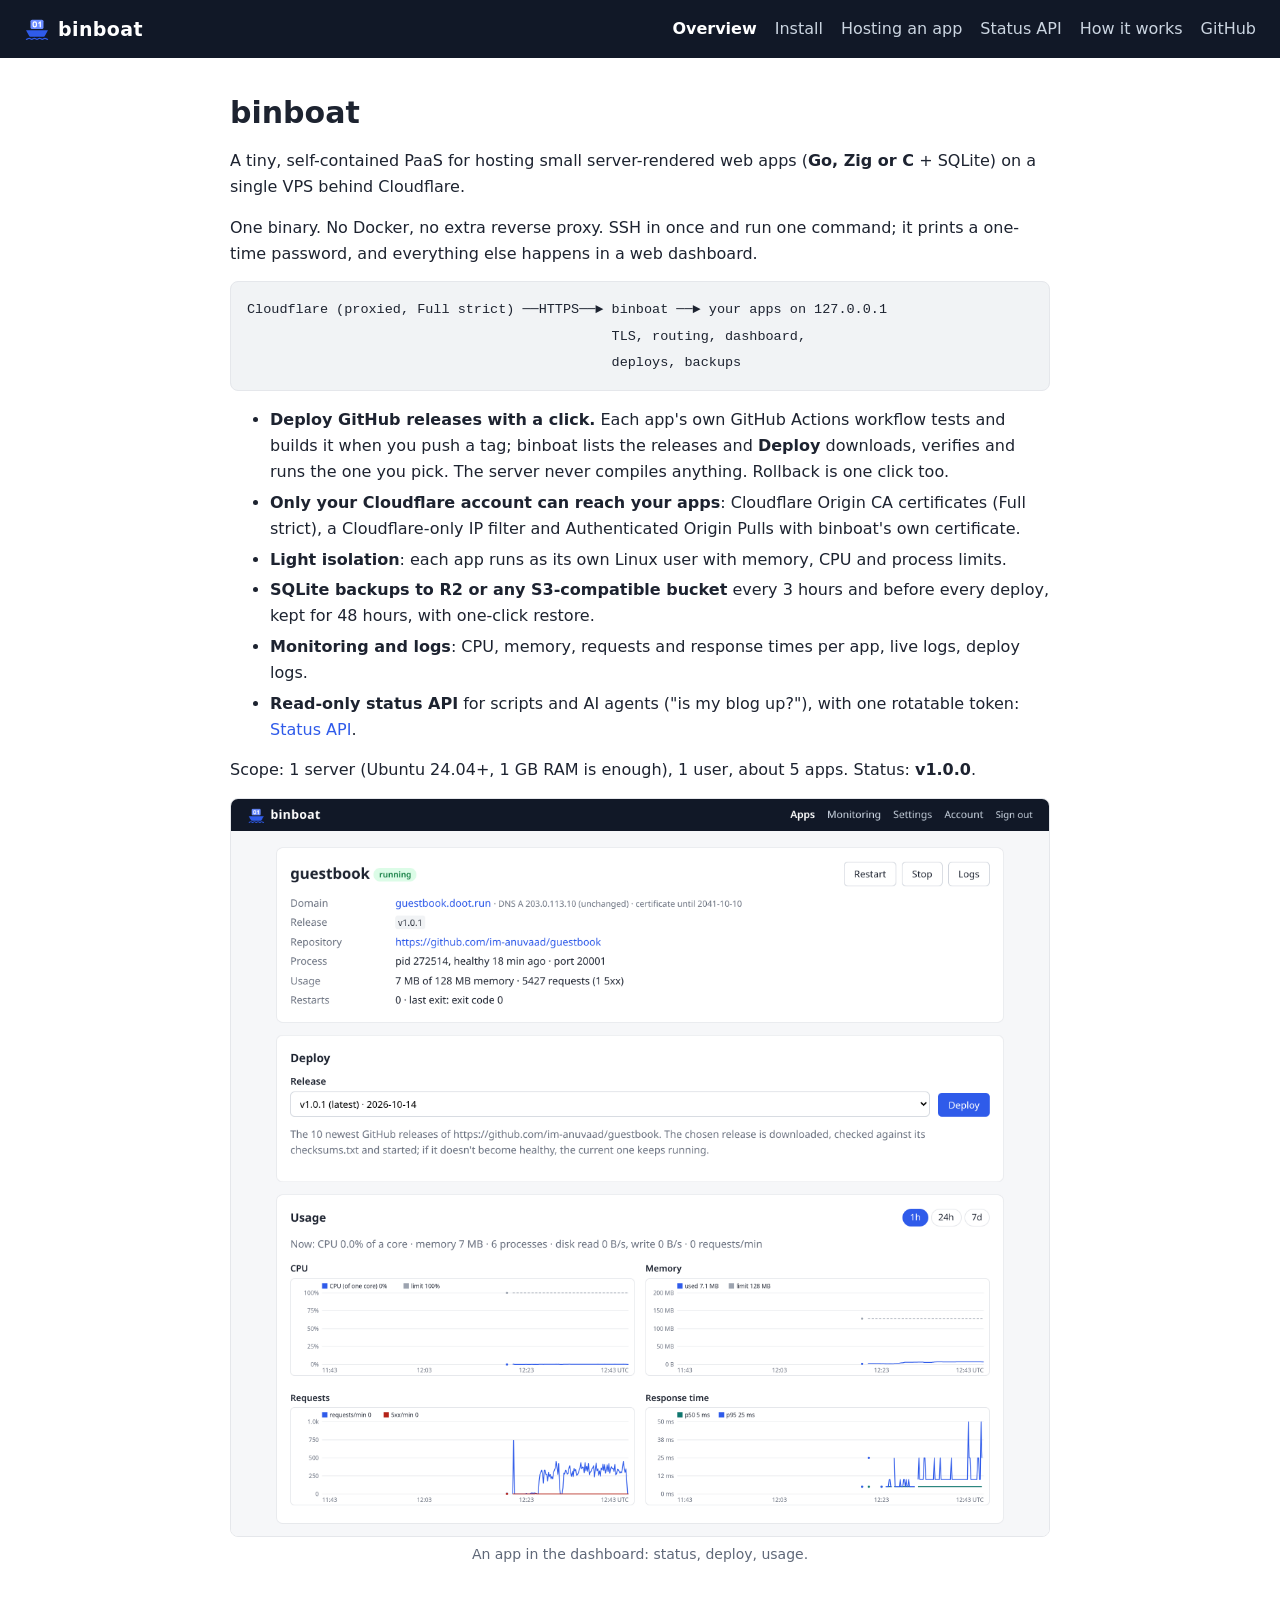
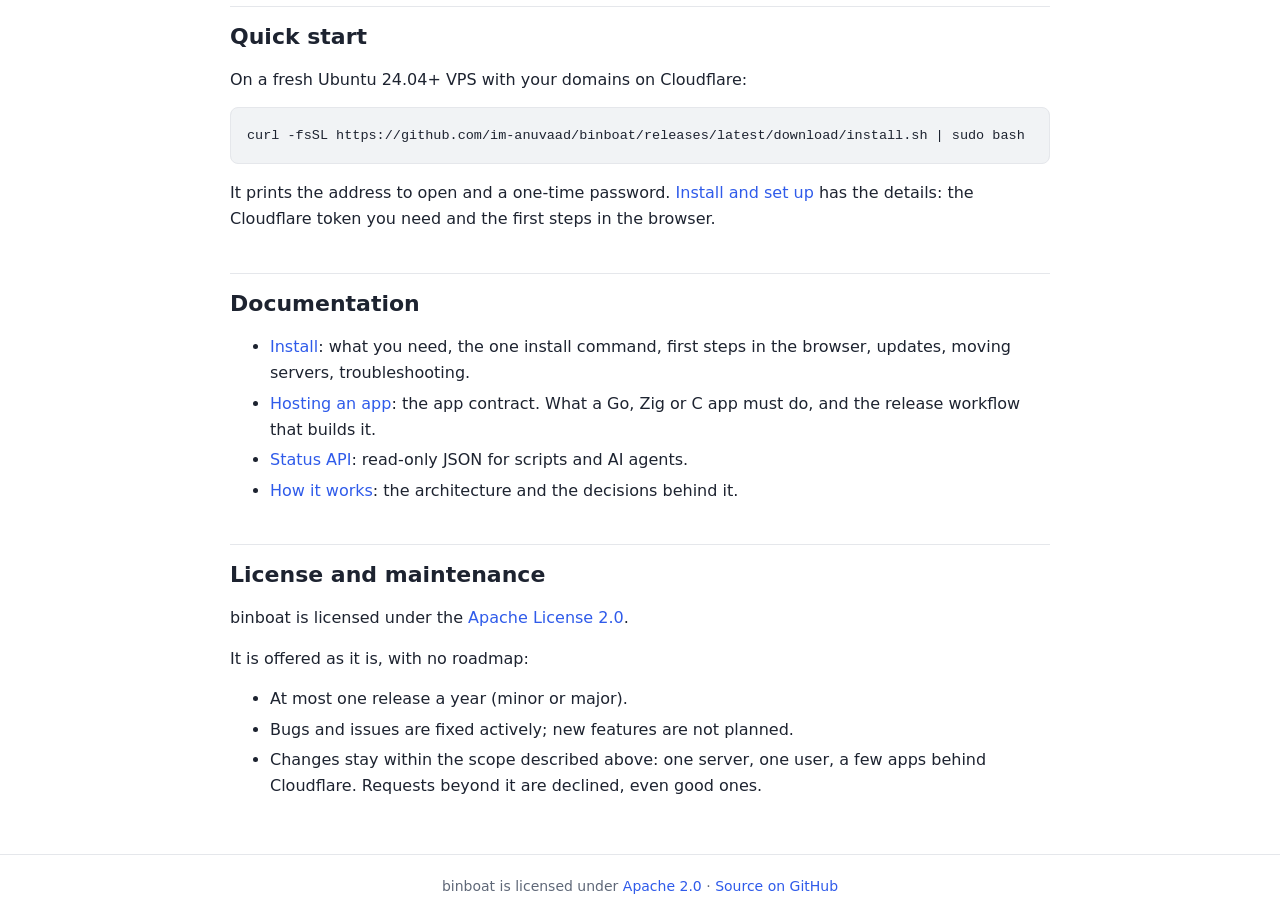
<file: site/index.html>
<!doctype html>
<html lang="en">
<head>
<meta charset="utf-8">
<meta name="viewport" content="width=device-width, initial-scale=1">
<title>binboat</title>
<meta name="description" content="A tiny single-binary PaaS for small SQLite web apps (Go, Zig or C) on one VPS behind Cloudflare.">
<link rel="icon" href="logo.svg" type="image/svg+xml">
<link rel="stylesheet" href="style.css">
</head>
<body>
<header class="top">
  <a class="brand" href="index.html"><img src="logo.svg" alt="" width="26" height="26">binboat</a>
  <nav><a href="index.html" aria-current="page">Overview</a><a href="install.html">Install</a><a href="apps.html">Hosting an app</a><a href="api.html">Status API</a><a href="internals.html">How it works</a><a href="https://github.com/im-anuvaad/binboat" rel="noopener">GitHub</a></nav>
</header>
<main>
<h1 id="binboat">binboat</h1>
<p>A tiny, self-contained PaaS for hosting small server-rendered web apps (<strong>Go, Zig or C</strong> + SQLite) on a single VPS behind Cloudflare.</p>
<p>One binary. No Docker, no extra reverse proxy. SSH in once and run one command; it prints a one-time password, and everything else happens in a web dashboard.</p>
<pre class="flow-wide"><code>Cloudflare (proxied, Full strict) ──HTTPS──► binboat ──► your apps on 127.0.0.1
                                             TLS, routing, dashboard,
                                             deploys, backups
</code></pre>
<pre class="flow-narrow"><code>Cloudflare (proxied, Full strict)
   │ HTTPS
   ▼
binboat
   TLS + routing + dashboard
   + deploys + backups
   │
   ▼
your apps on 127.0.0.1
</code></pre>
<ul>
<li><strong>Deploy GitHub releases with a click.</strong> Each app's own GitHub Actions workflow tests and builds it when you push a tag; binboat lists the releases and <strong>Deploy</strong> downloads, verifies and runs the one you pick. The server never compiles anything. Rollback is one click too.</li>
<li><strong>Only your Cloudflare account can reach your apps</strong>: Cloudflare Origin CA certificates (Full strict), a Cloudflare-only IP filter and Authenticated Origin Pulls with binboat's own certificate.</li>
<li><strong>Light isolation</strong>: each app runs as its own Linux user with memory, CPU and process limits.</li>
<li><strong>SQLite backups to R2 or any S3-compatible bucket</strong> every 3 hours and before every deploy, kept for 48 hours, with one-click restore.</li>
<li><strong>Monitoring and logs</strong>: CPU, memory, requests and response times per app, live logs, deploy logs.</li>
<li><strong>Read-only status API</strong> for scripts and AI agents ("is my blog up?"), with one rotatable token: <a href="api.html">Status API</a>.</li>
</ul>
<p>Scope: 1 server (Ubuntu 24.04+, 1 GB RAM is enough), 1 user, about 5 apps. Status: <strong>v1.0.0</strong>.</p>
<figure class="shot"><img src="dashboard.png" width="1200" height="1081" alt="The binboat dashboard: an app's status, the Deploy menu with its GitHub releases, and CPU, memory, request and response-time charts"><figcaption>An app in the dashboard: status, deploy, usage.</figcaption></figure>
<h2 id="quick-start">Quick start</h2>
<p>On a fresh Ubuntu 24.04+ VPS with your domains on Cloudflare:</p>
<pre><code class="language-bash">curl -fsSL https://github.com/im-anuvaad/binboat/releases/latest/download/install.sh | sudo bash
</code></pre>
<p>It prints the address to open and a one-time password. <a href="install.html">Install and set up</a> has the details: the Cloudflare token you need and the first steps in the browser.</p>
<h2 id="documentation">Documentation</h2>
<ul>
<li><a href="install.html">Install</a>: what you need, the one install command, first steps in the browser, updates, moving servers, troubleshooting.</li>
<li><a href="apps.html">Hosting an app</a>: the app contract. What a Go, Zig or C app must do, and the release workflow that builds it.</li>
<li><a href="api.html">Status API</a>: read-only JSON for scripts and AI agents.</li>
<li><a href="internals.html">How it works</a>: the architecture and the decisions behind it.</li>
</ul>
<h2 id="license-and-maintenance">License and maintenance</h2>
<p>binboat is licensed under the <a href="https://github.com/im-anuvaad/binboat/blob/main/LICENSE" rel="noopener">Apache License 2.0</a>.</p>
<p>It is offered as it is, with no roadmap:</p>
<ul>
<li>At most one release a year (minor or major).</li>
<li>Bugs and issues are fixed actively; new features are not planned.</li>
<li>Changes stay within the scope described above: one server, one user, a few apps behind Cloudflare. Requests beyond it are declined, even good ones.</li>
</ul></main>
<footer>binboat is licensed under <a href="https://github.com/im-anuvaad/binboat/blob/main/LICENSE" rel="noopener">Apache 2.0</a> · <a href="https://github.com/im-anuvaad/binboat" rel="noopener">Source on GitHub</a></footer>
</body>
</html>
</file>
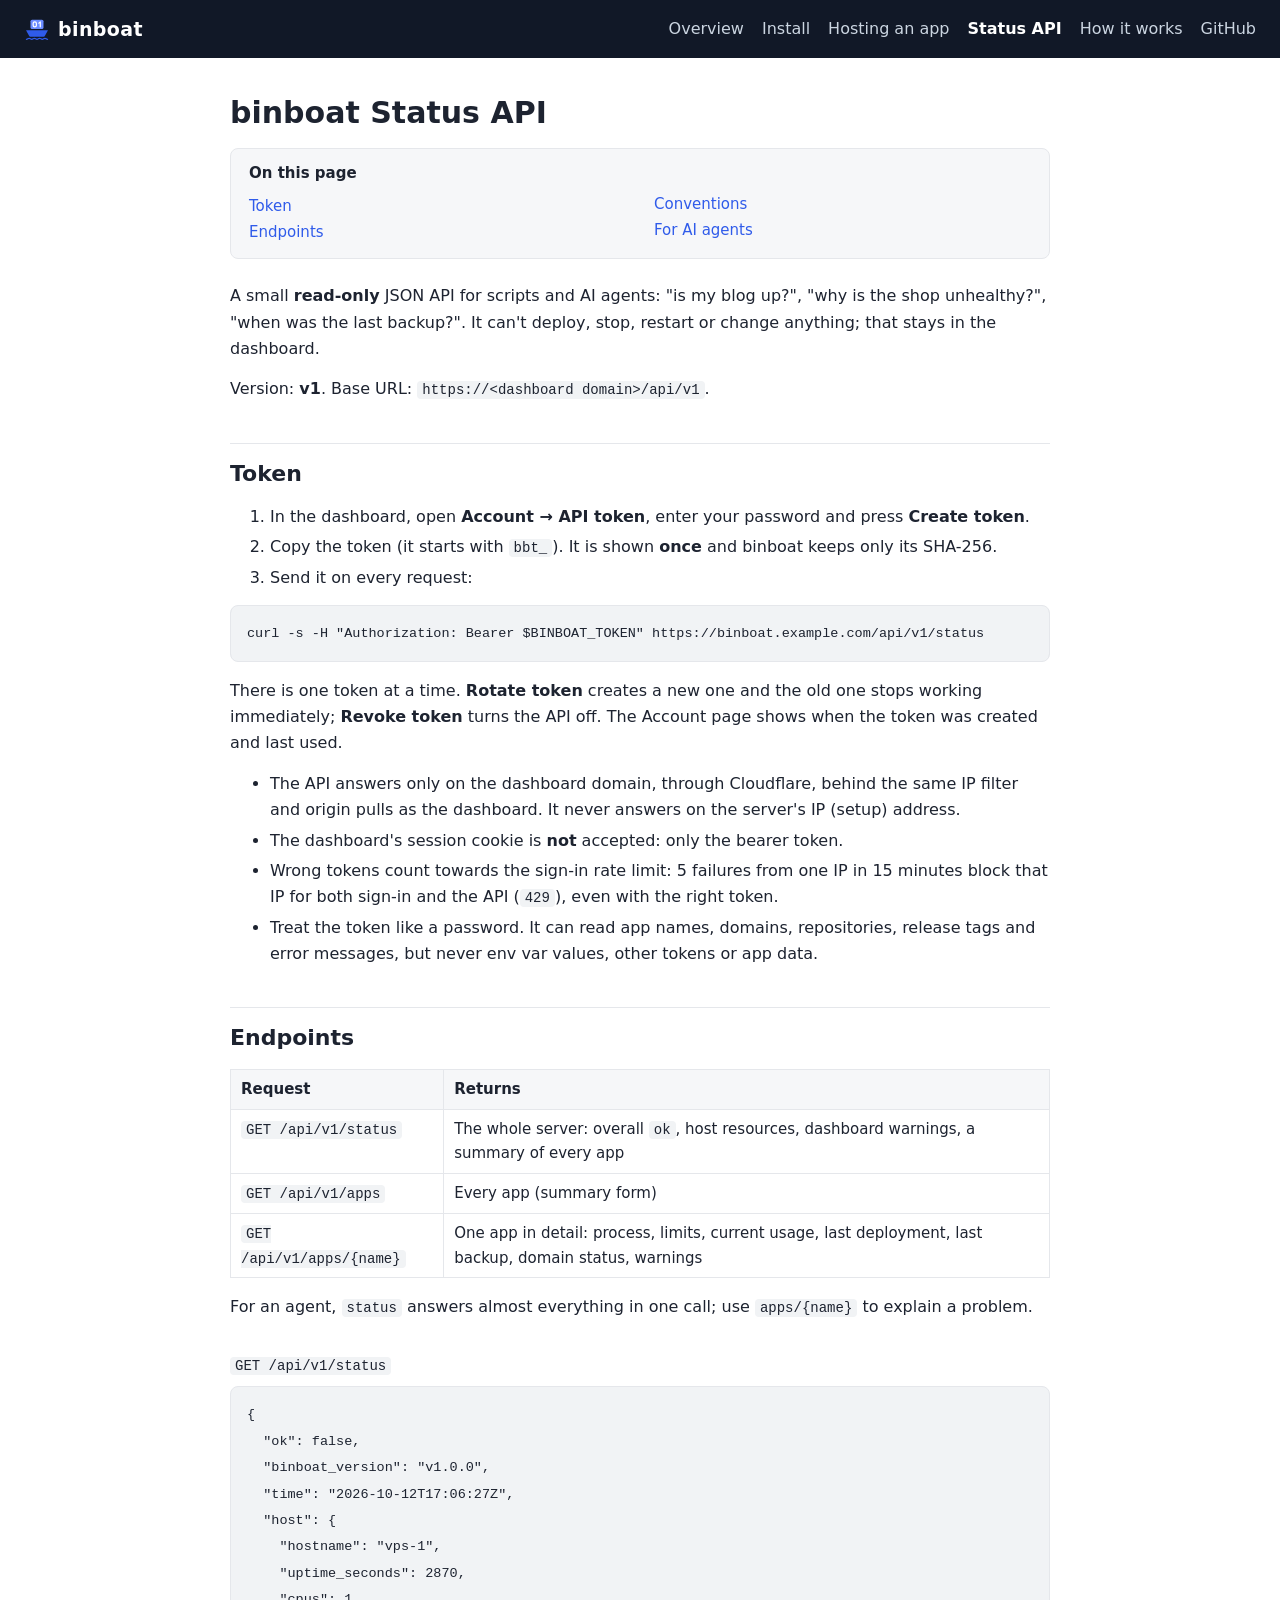
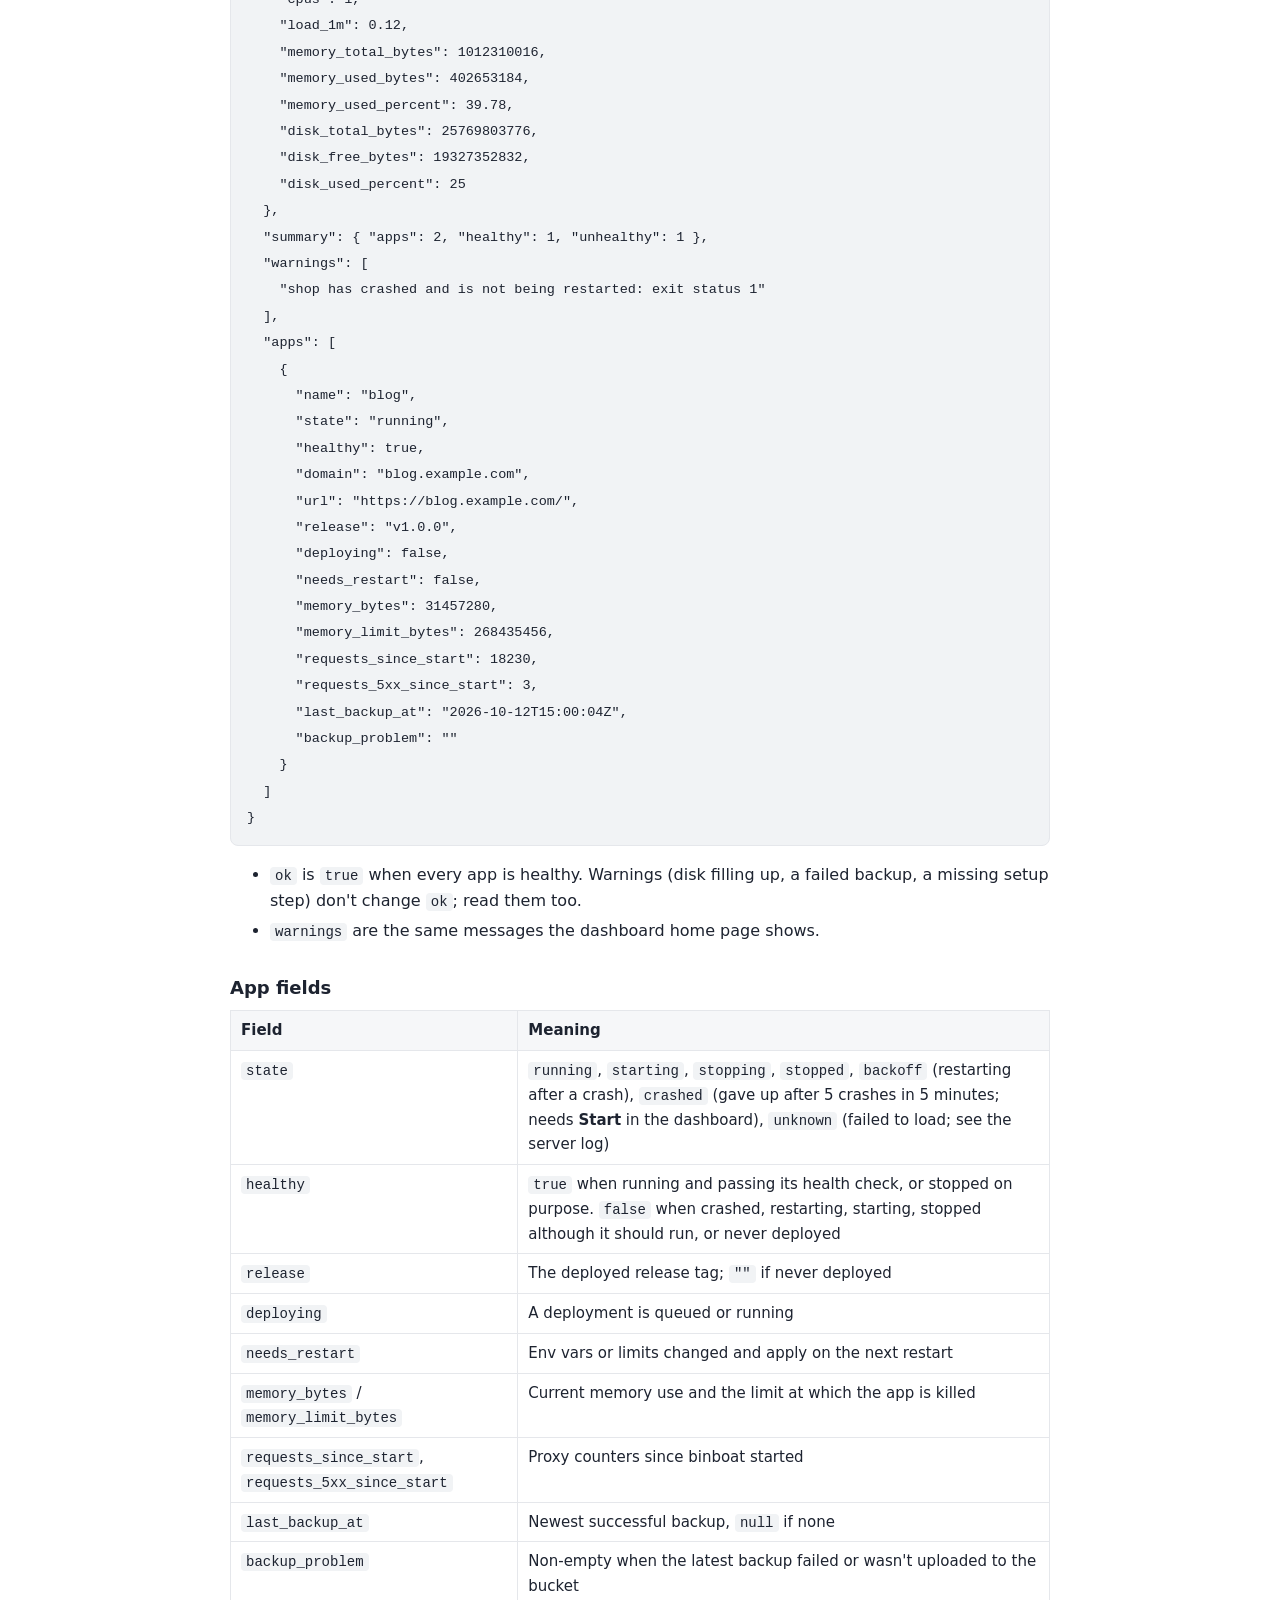
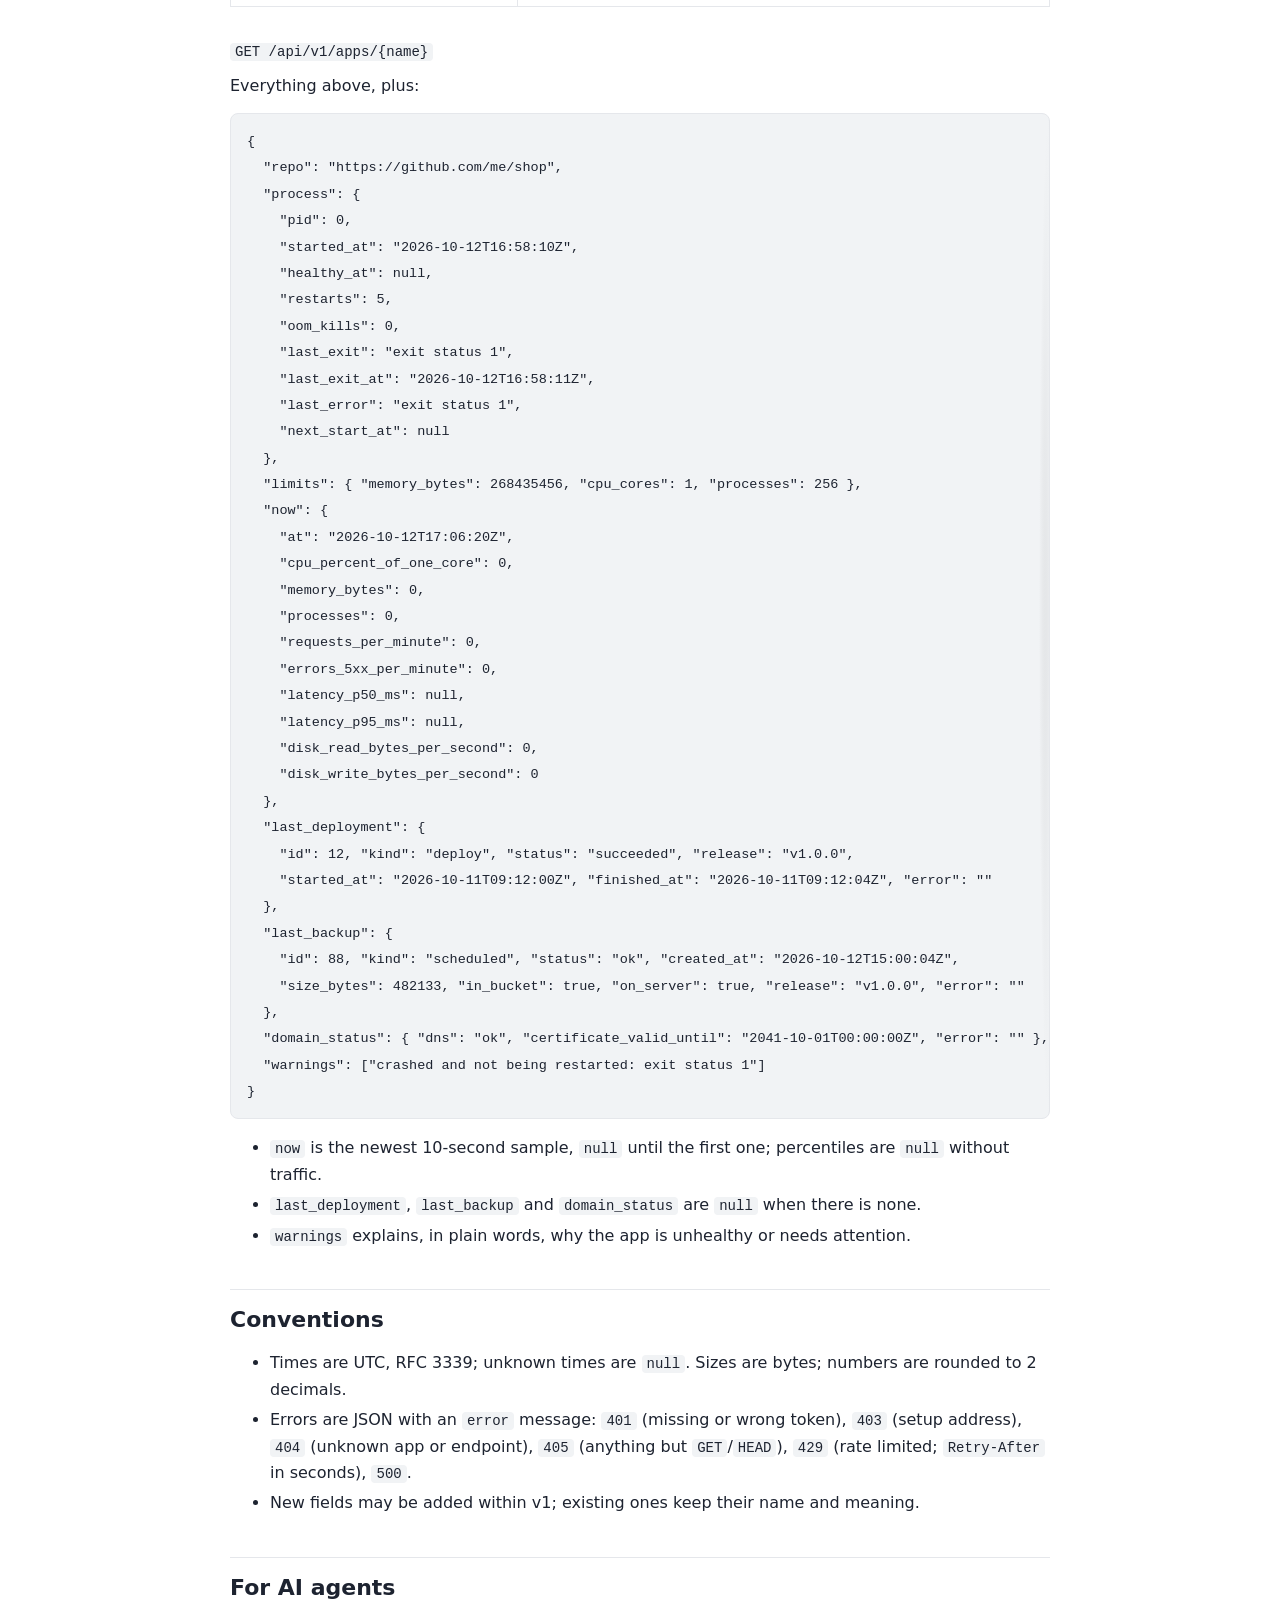
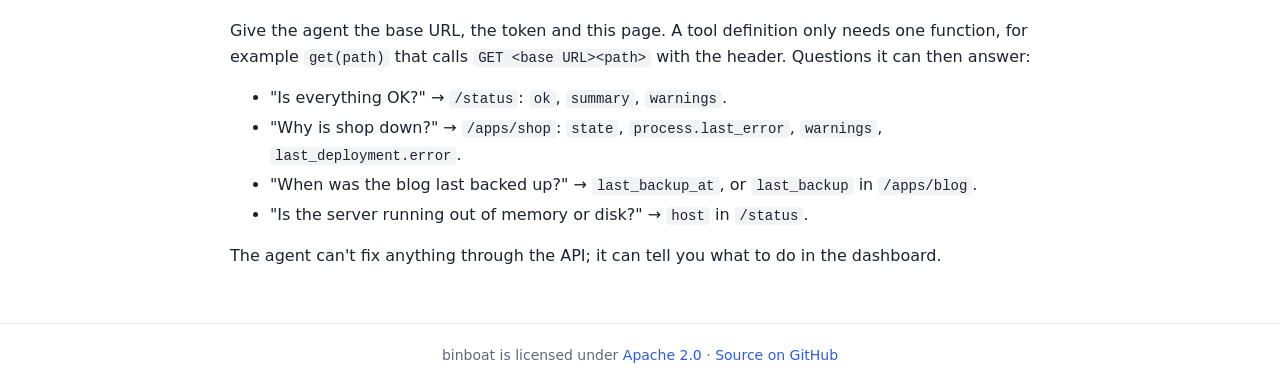
<file: site/api.html>
<!doctype html>
<html lang="en">
<head>
<meta charset="utf-8">
<meta name="viewport" content="width=device-width, initial-scale=1">
<title>Status API · binboat</title>
<meta name="description" content="binboat&#x27;s read-only status API for scripts and AI agents.">
<link rel="icon" href="logo.svg" type="image/svg+xml">
<link rel="stylesheet" href="style.css">
</head>
<body>
<header class="top">
  <a class="brand" href="index.html"><img src="logo.svg" alt="" width="26" height="26">binboat</a>
  <nav><a href="index.html">Overview</a><a href="install.html">Install</a><a href="apps.html">Hosting an app</a><a href="api.html" aria-current="page">Status API</a><a href="internals.html">How it works</a><a href="https://github.com/im-anuvaad/binboat" rel="noopener">GitHub</a></nav>
</header>
<main>
<h1 id="binboat-status-api">binboat Status API</h1>
<nav class="toc" aria-label="On this page"><b>On this page</b><ul><li><a href="#token">Token</a></li><li><a href="#endpoints">Endpoints</a></li><li><a href="#conventions">Conventions</a></li><li><a href="#for-ai-agents">For AI agents</a></li></ul></nav>
<p>A small <strong>read-only</strong> JSON API for scripts and AI agents: "is my blog up?", "why is the shop unhealthy?", "when was the last backup?". It can't deploy, stop, restart or change anything; that stays in the dashboard.</p>
<p>Version: <strong>v1</strong>. Base URL: <code>https://&lt;dashboard domain&gt;/api/v1</code>.</p>
<h2 id="token">Token</h2>
<ol>
<li>In the dashboard, open <strong>Account → API token</strong>, enter your password and press <strong>Create token</strong>.</li>
<li>Copy the token (it starts with <code>bbt_</code>). It is shown <strong>once</strong> and binboat keeps only its SHA-256.</li>
<li>Send it on every request:</li>
</ol>
<pre><code class="language-bash">curl -s -H &quot;Authorization: Bearer $BINBOAT_TOKEN&quot; https://binboat.example.com/api/v1/status
</code></pre>
<p>There is one token at a time. <strong>Rotate token</strong> creates a new one and the old one stops working immediately; <strong>Revoke token</strong> turns the API off. The Account page shows when the token was created and last used.</p>
<ul>
<li>The API answers only on the dashboard domain, through Cloudflare, behind the same IP filter and origin pulls as the dashboard. It never answers on the server's IP (setup) address.</li>
<li>The dashboard's session cookie is <strong>not</strong> accepted: only the bearer token.</li>
<li>Wrong tokens count towards the sign-in rate limit: 5 failures from one IP in 15 minutes block that IP for both sign-in and the API (<code>429</code>), even with the right token.</li>
<li>Treat the token like a password. It can read app names, domains, repositories, release tags and error messages, but never env var values, other tokens or app data.</li>
</ul>
<h2 id="endpoints">Endpoints</h2>
<div class="table"><table>
<thead>
<tr>
<th>Request</th>
<th>Returns</th>
</tr>
</thead>
<tbody>
<tr>
<td><code>GET /api/v1/status</code></td>
<td>The whole server: overall <code>ok</code>, host resources, dashboard warnings, a summary of every app</td>
</tr>
<tr>
<td><code>GET /api/v1/apps</code></td>
<td>Every app (summary form)</td>
</tr>
<tr>
<td><code>GET /api/v1/apps/{name}</code></td>
<td>One app in detail: process, limits, current usage, last deployment, last backup, domain status, warnings</td>
</tr>
</tbody>
</table></div>
<p>For an agent, <code>status</code> answers almost everything in one call; use <code>apps/{name}</code> to explain a problem.</p>
<h3 id="get-apiv1status"><code>GET /api/v1/status</code></h3>
<pre><code class="language-json">{
  &quot;ok&quot;: false,
  &quot;binboat_version&quot;: &quot;v1.0.0&quot;,
  &quot;time&quot;: &quot;2026-10-12T17:06:27Z&quot;,
  &quot;host&quot;: {
    &quot;hostname&quot;: &quot;vps-1&quot;,
    &quot;uptime_seconds&quot;: 2870,
    &quot;cpus&quot;: 1,
    &quot;load_1m&quot;: 0.12,
    &quot;memory_total_bytes&quot;: 1012310016,
    &quot;memory_used_bytes&quot;: 402653184,
    &quot;memory_used_percent&quot;: 39.78,
    &quot;disk_total_bytes&quot;: 25769803776,
    &quot;disk_free_bytes&quot;: 19327352832,
    &quot;disk_used_percent&quot;: 25
  },
  &quot;summary&quot;: { &quot;apps&quot;: 2, &quot;healthy&quot;: 1, &quot;unhealthy&quot;: 1 },
  &quot;warnings&quot;: [
    &quot;shop has crashed and is not being restarted: exit status 1&quot;
  ],
  &quot;apps&quot;: [
    {
      &quot;name&quot;: &quot;blog&quot;,
      &quot;state&quot;: &quot;running&quot;,
      &quot;healthy&quot;: true,
      &quot;domain&quot;: &quot;blog.example.com&quot;,
      &quot;url&quot;: &quot;https://blog.example.com/&quot;,
      &quot;release&quot;: &quot;v1.0.0&quot;,
      &quot;deploying&quot;: false,
      &quot;needs_restart&quot;: false,
      &quot;memory_bytes&quot;: 31457280,
      &quot;memory_limit_bytes&quot;: 268435456,
      &quot;requests_since_start&quot;: 18230,
      &quot;requests_5xx_since_start&quot;: 3,
      &quot;last_backup_at&quot;: &quot;2026-10-12T15:00:04Z&quot;,
      &quot;backup_problem&quot;: &quot;&quot;
    }
  ]
}
</code></pre>
<ul>
<li><code>ok</code> is <code>true</code> when every app is healthy. Warnings (disk filling up, a failed backup, a missing setup step) don't change <code>ok</code>; read them too.</li>
<li><code>warnings</code> are the same messages the dashboard home page shows.</li>
</ul>
<h3 id="app-fields">App fields</h3>
<div class="table"><table>
<thead>
<tr>
<th>Field</th>
<th>Meaning</th>
</tr>
</thead>
<tbody>
<tr>
<td><code>state</code></td>
<td><code>running</code>, <code>starting</code>, <code>stopping</code>, <code>stopped</code>, <code>backoff</code> (restarting after a crash), <code>crashed</code> (gave up after 5 crashes in 5 minutes; needs <strong>Start</strong> in the dashboard), <code>unknown</code> (failed to load; see the server log)</td>
</tr>
<tr>
<td><code>healthy</code></td>
<td><code>true</code> when running and passing its health check, or stopped on purpose. <code>false</code> when crashed, restarting, starting, stopped although it should run, or never deployed</td>
</tr>
<tr>
<td><code>release</code></td>
<td>The deployed release tag; <code>""</code> if never deployed</td>
</tr>
<tr>
<td><code>deploying</code></td>
<td>A deployment is queued or running</td>
</tr>
<tr>
<td><code>needs_restart</code></td>
<td>Env vars or limits changed and apply on the next restart</td>
</tr>
<tr>
<td><code>memory_bytes</code> / <code>memory_limit_bytes</code></td>
<td>Current memory use and the limit at which the app is killed</td>
</tr>
<tr>
<td><code>requests_since_start</code>, <code>requests_5xx_since_start</code></td>
<td>Proxy counters since binboat started</td>
</tr>
<tr>
<td><code>last_backup_at</code></td>
<td>Newest successful backup, <code>null</code> if none</td>
</tr>
<tr>
<td><code>backup_problem</code></td>
<td>Non-empty when the latest backup failed or wasn't uploaded to the bucket</td>
</tr>
</tbody>
</table></div>
<h3 id="get-apiv1appsname"><code>GET /api/v1/apps/{name}</code></h3>
<p>Everything above, plus:</p>
<pre><code class="language-json">{
  &quot;repo&quot;: &quot;https://github.com/me/shop&quot;,
  &quot;process&quot;: {
    &quot;pid&quot;: 0,
    &quot;started_at&quot;: &quot;2026-10-12T16:58:10Z&quot;,
    &quot;healthy_at&quot;: null,
    &quot;restarts&quot;: 5,
    &quot;oom_kills&quot;: 0,
    &quot;last_exit&quot;: &quot;exit status 1&quot;,
    &quot;last_exit_at&quot;: &quot;2026-10-12T16:58:11Z&quot;,
    &quot;last_error&quot;: &quot;exit status 1&quot;,
    &quot;next_start_at&quot;: null
  },
  &quot;limits&quot;: { &quot;memory_bytes&quot;: 268435456, &quot;cpu_cores&quot;: 1, &quot;processes&quot;: 256 },
  &quot;now&quot;: {
    &quot;at&quot;: &quot;2026-10-12T17:06:20Z&quot;,
    &quot;cpu_percent_of_one_core&quot;: 0,
    &quot;memory_bytes&quot;: 0,
    &quot;processes&quot;: 0,
    &quot;requests_per_minute&quot;: 0,
    &quot;errors_5xx_per_minute&quot;: 0,
    &quot;latency_p50_ms&quot;: null,
    &quot;latency_p95_ms&quot;: null,
    &quot;disk_read_bytes_per_second&quot;: 0,
    &quot;disk_write_bytes_per_second&quot;: 0
  },
  &quot;last_deployment&quot;: {
    &quot;id&quot;: 12, &quot;kind&quot;: &quot;deploy&quot;, &quot;status&quot;: &quot;succeeded&quot;, &quot;release&quot;: &quot;v1.0.0&quot;,
    &quot;started_at&quot;: &quot;2026-10-11T09:12:00Z&quot;, &quot;finished_at&quot;: &quot;2026-10-11T09:12:04Z&quot;, &quot;error&quot;: &quot;&quot;
  },
  &quot;last_backup&quot;: {
    &quot;id&quot;: 88, &quot;kind&quot;: &quot;scheduled&quot;, &quot;status&quot;: &quot;ok&quot;, &quot;created_at&quot;: &quot;2026-10-12T15:00:04Z&quot;,
    &quot;size_bytes&quot;: 482133, &quot;in_bucket&quot;: true, &quot;on_server&quot;: true, &quot;release&quot;: &quot;v1.0.0&quot;, &quot;error&quot;: &quot;&quot;
  },
  &quot;domain_status&quot;: { &quot;dns&quot;: &quot;ok&quot;, &quot;certificate_valid_until&quot;: &quot;2041-10-01T00:00:00Z&quot;, &quot;error&quot;: &quot;&quot; },
  &quot;warnings&quot;: [&quot;crashed and not being restarted: exit status 1&quot;]
}
</code></pre>
<ul>
<li><code>now</code> is the newest 10-second sample, <code>null</code> until the first one; percentiles are <code>null</code> without traffic.</li>
<li><code>last_deployment</code>, <code>last_backup</code> and <code>domain_status</code> are <code>null</code> when there is none.</li>
<li><code>warnings</code> explains, in plain words, why the app is unhealthy or needs attention.</li>
</ul>
<h2 id="conventions">Conventions</h2>
<ul>
<li>Times are UTC, RFC 3339; unknown times are <code>null</code>. Sizes are bytes; numbers are rounded to 2 decimals.</li>
<li>Errors are JSON with an <code>error</code> message: <code>401</code> (missing or wrong token), <code>403</code> (setup address), <code>404</code> (unknown app or endpoint), <code>405</code> (anything but <code>GET</code>/<code>HEAD</code>), <code>429</code> (rate limited; <code>Retry-After</code> in seconds), <code>500</code>.</li>
<li>New fields may be added within v1; existing ones keep their name and meaning.</li>
</ul>
<h2 id="for-ai-agents">For AI agents</h2>
<p>Give the agent the base URL, the token and this page. A tool definition only needs one function, for example <code>get(path)</code> that calls <code>GET &lt;base URL&gt;&lt;path&gt;</code> with the header. Questions it can then answer:</p>
<ul>
<li>"Is everything OK?" → <code>/status</code>: <code>ok</code>, <code>summary</code>, <code>warnings</code>.</li>
<li>"Why is shop down?" → <code>/apps/shop</code>: <code>state</code>, <code>process.last_error</code>, <code>warnings</code>, <code>last_deployment.error</code>.</li>
<li>"When was the blog last backed up?" → <code>last_backup_at</code>, or <code>last_backup</code> in <code>/apps/blog</code>.</li>
<li>"Is the server running out of memory or disk?" → <code>host</code> in <code>/status</code>.</li>
</ul>
<p>The agent can't fix anything through the API; it can tell you what to do in the dashboard.</p></main>
<footer>binboat is licensed under <a href="https://github.com/im-anuvaad/binboat/blob/main/LICENSE" rel="noopener">Apache 2.0</a> · <a href="https://github.com/im-anuvaad/binboat" rel="noopener">Source on GitHub</a></footer>
</body>
</html>
</file>
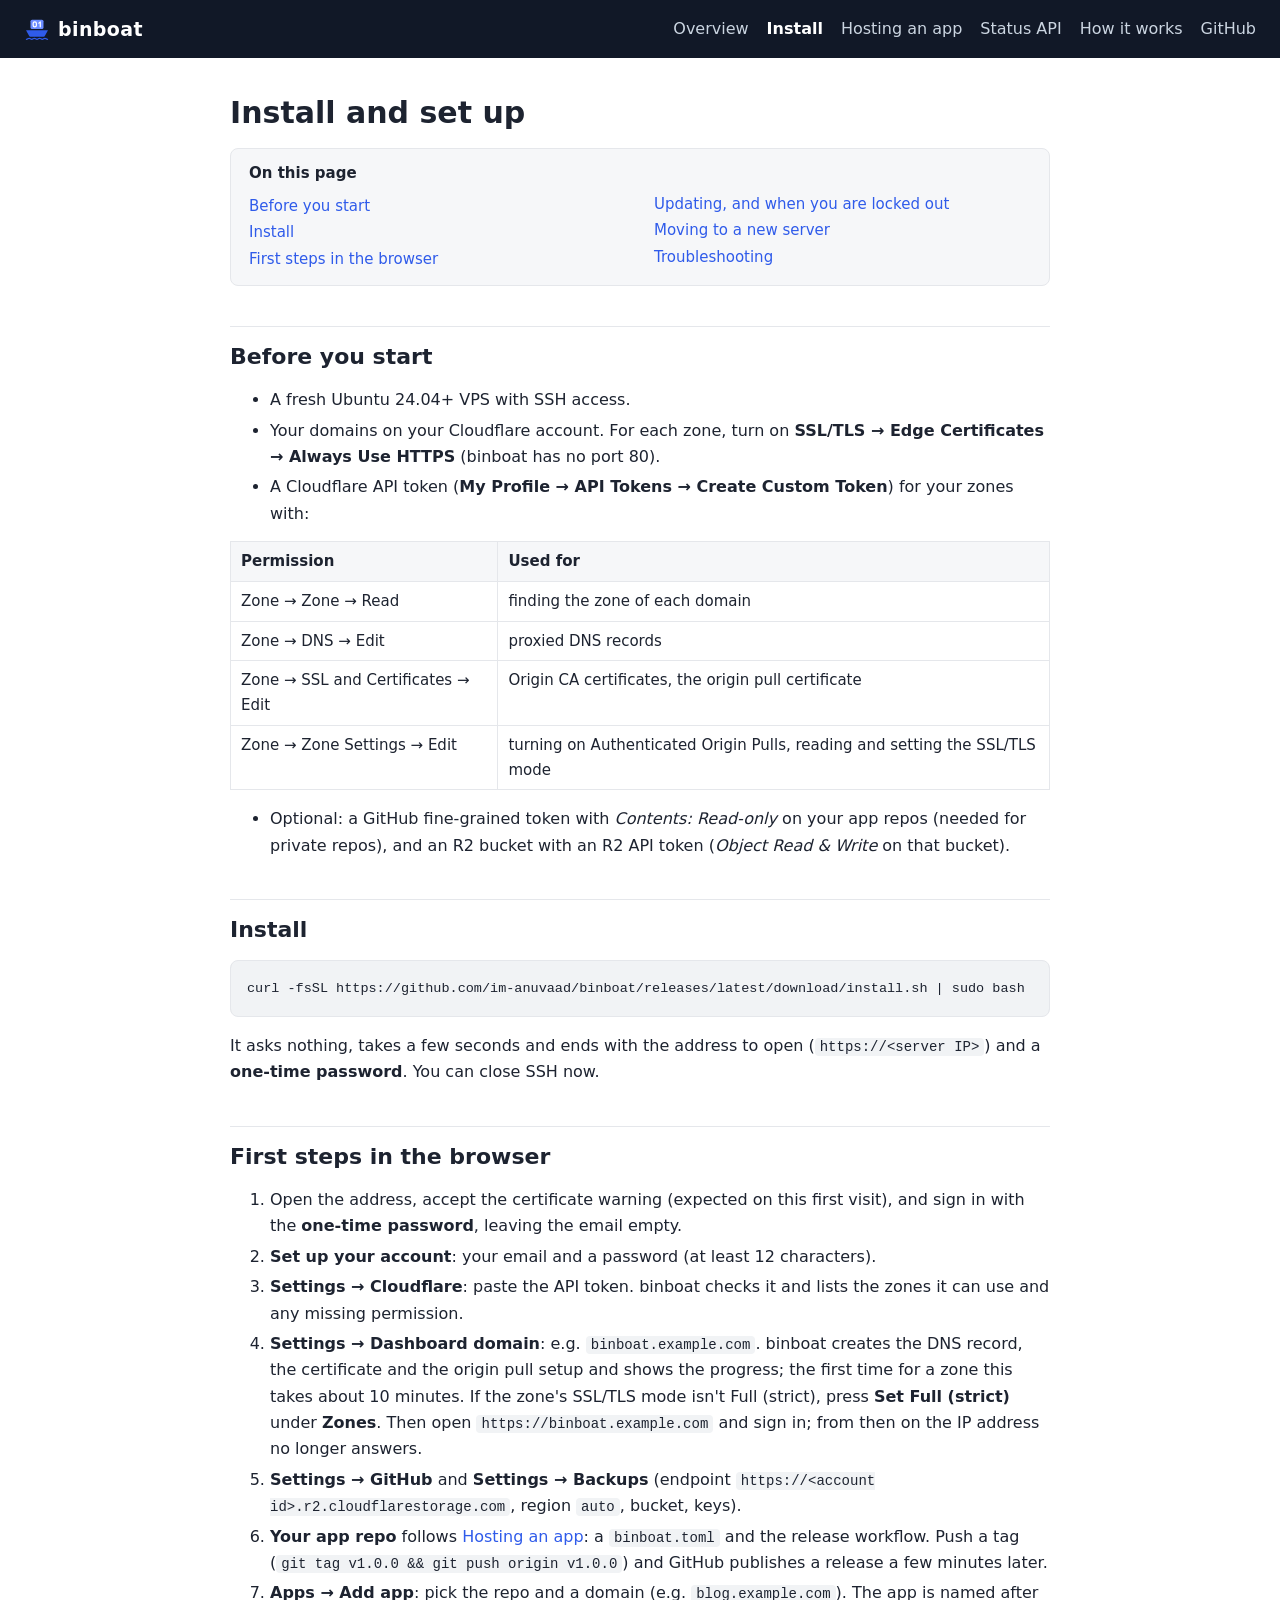
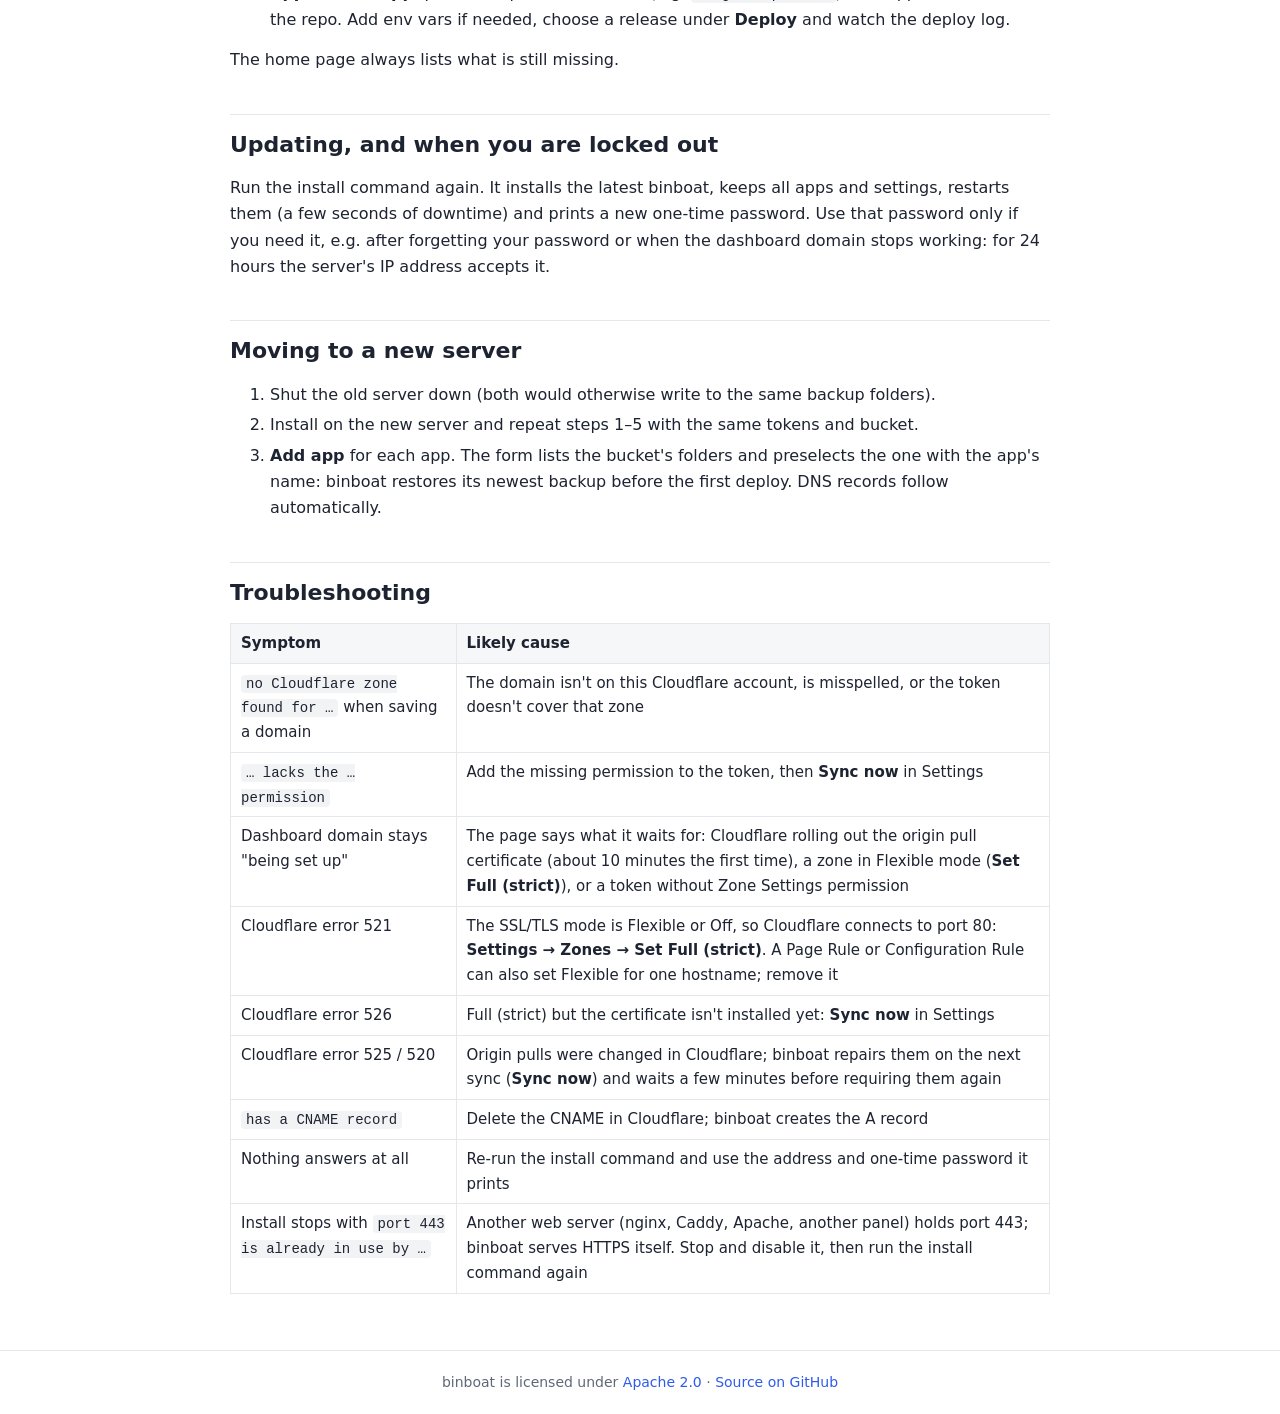
<file: site/install.html>
<!doctype html>
<html lang="en">
<head>
<meta charset="utf-8">
<meta name="viewport" content="width=device-width, initial-scale=1">
<title>Install · binboat</title>
<meta name="description" content="Install binboat on an Ubuntu VPS, set it up in the browser, update it and fix common problems.">
<link rel="icon" href="logo.svg" type="image/svg+xml">
<link rel="stylesheet" href="style.css">
</head>
<body>
<header class="top">
  <a class="brand" href="index.html"><img src="logo.svg" alt="" width="26" height="26">binboat</a>
  <nav><a href="index.html">Overview</a><a href="install.html" aria-current="page">Install</a><a href="apps.html">Hosting an app</a><a href="api.html">Status API</a><a href="internals.html">How it works</a><a href="https://github.com/im-anuvaad/binboat" rel="noopener">GitHub</a></nav>
</header>
<main>
<h1 id="install-and-set-up">Install and set up</h1>
<nav class="toc" aria-label="On this page"><b>On this page</b><ul><li><a href="#before-you-start">Before you start</a></li><li><a href="#install">Install</a></li><li><a href="#first-steps-in-the-browser">First steps in the browser</a></li><li><a href="#updating-and-when-you-are-locked-out">Updating, and when you are locked out</a></li><li><a href="#moving-to-a-new-server">Moving to a new server</a></li><li><a href="#troubleshooting">Troubleshooting</a></li></ul></nav>
<h2 id="before-you-start">Before you start</h2>
<ul>
<li>A fresh Ubuntu 24.04+ VPS with SSH access.</li>
<li>Your domains on your Cloudflare account. For each zone, turn on <strong>SSL/TLS → Edge Certificates → Always Use HTTPS</strong> (binboat has no port 80).</li>
<li>A Cloudflare API token (<strong>My Profile → API Tokens → Create Custom Token</strong>) for your zones with:</li>
</ul>
<div class="table"><table>
<thead>
<tr>
<th>Permission</th>
<th>Used for</th>
</tr>
</thead>
<tbody>
<tr>
<td>Zone → Zone → Read</td>
<td>finding the zone of each domain</td>
</tr>
<tr>
<td>Zone → DNS → Edit</td>
<td>proxied DNS records</td>
</tr>
<tr>
<td>Zone → SSL and Certificates → Edit</td>
<td>Origin CA certificates, the origin pull certificate</td>
</tr>
<tr>
<td>Zone → Zone Settings → Edit</td>
<td>turning on Authenticated Origin Pulls, reading and setting the SSL/TLS mode</td>
</tr>
</tbody>
</table></div>
<ul>
<li>Optional: a GitHub fine-grained token with <em>Contents: Read-only</em> on your app repos (needed for private repos), and an R2 bucket with an R2 API token (<em>Object Read &amp; Write</em> on that bucket).</li>
</ul>
<h2 id="install">Install</h2>
<pre><code class="language-bash">curl -fsSL https://github.com/im-anuvaad/binboat/releases/latest/download/install.sh | sudo bash
</code></pre>
<p>It asks nothing, takes a few seconds and ends with the address to open (<code>https://&lt;server IP&gt;</code>) and a <strong>one-time password</strong>. You can close SSH now.</p>
<h2 id="first-steps-in-the-browser">First steps in the browser</h2>
<ol>
<li>Open the address, accept the certificate warning (expected on this first visit), and sign in with the <strong>one-time password</strong>, leaving the email empty.</li>
<li><strong>Set up your account</strong>: your email and a password (at least 12 characters).</li>
<li><strong>Settings → Cloudflare</strong>: paste the API token. binboat checks it and lists the zones it can use and any missing permission.</li>
<li><strong>Settings → Dashboard domain</strong>: e.g. <code>binboat.example.com</code>. binboat creates the DNS record, the certificate and the origin pull setup and shows the progress; the first time for a zone this takes about 10 minutes. If the zone's SSL/TLS mode isn't Full (strict), press <strong>Set Full (strict)</strong> under <strong>Zones</strong>. Then open <code>https://binboat.example.com</code> and sign in; from then on the IP address no longer answers.</li>
<li><strong>Settings → GitHub</strong> and <strong>Settings → Backups</strong> (endpoint <code>https://&lt;account id&gt;.r2.cloudflarestorage.com</code>, region <code>auto</code>, bucket, keys).</li>
<li><strong>Your app repo</strong> follows <a href="apps.html">Hosting an app</a>: a <code>binboat.toml</code> and the release workflow. Push a tag (<code>git tag v1.0.0 &amp;&amp; git push origin v1.0.0</code>) and GitHub publishes a release a few minutes later.</li>
<li><strong>Apps → Add app</strong>: pick the repo and a domain (e.g. <code>blog.example.com</code>). The app is named after the repo. Add env vars if needed, choose a release under <strong>Deploy</strong> and watch the deploy log.</li>
</ol>
<p>The home page always lists what is still missing.</p>
<h2 id="updating-and-when-you-are-locked-out">Updating, and when you are locked out</h2>
<p>Run the install command again. It installs the latest binboat, keeps all apps and settings, restarts them (a few seconds of downtime) and prints a new one-time password. Use that password only if you need it, e.g. after forgetting your password or when the dashboard domain stops working: for 24 hours the server's IP address accepts it.</p>
<h2 id="moving-to-a-new-server">Moving to a new server</h2>
<ol>
<li>Shut the old server down (both would otherwise write to the same backup folders).</li>
<li>Install on the new server and repeat steps 1–5 with the same tokens and bucket.</li>
<li><strong>Add app</strong> for each app. The form lists the bucket's folders and preselects the one with the app's name: binboat restores its newest backup before the first deploy. DNS records follow automatically.</li>
</ol>
<h2 id="troubleshooting">Troubleshooting</h2>
<div class="table"><table>
<thead>
<tr>
<th>Symptom</th>
<th>Likely cause</th>
</tr>
</thead>
<tbody>
<tr>
<td><code>no Cloudflare zone found for …</code> when saving a domain</td>
<td>The domain isn't on this Cloudflare account, is misspelled, or the token doesn't cover that zone</td>
</tr>
<tr>
<td><code>… lacks the … permission</code></td>
<td>Add the missing permission to the token, then <strong>Sync now</strong> in Settings</td>
</tr>
<tr>
<td>Dashboard domain stays "being set up"</td>
<td>The page says what it waits for: Cloudflare rolling out the origin pull certificate (about 10 minutes the first time), a zone in Flexible mode (<strong>Set Full (strict)</strong>), or a token without Zone Settings permission</td>
</tr>
<tr>
<td>Cloudflare error 521</td>
<td>The SSL/TLS mode is Flexible or Off, so Cloudflare connects to port 80: <strong>Settings → Zones → Set Full (strict)</strong>. A Page Rule or Configuration Rule can also set Flexible for one hostname; remove it</td>
</tr>
<tr>
<td>Cloudflare error 526</td>
<td>Full (strict) but the certificate isn't installed yet: <strong>Sync now</strong> in Settings</td>
</tr>
<tr>
<td>Cloudflare error 525 / 520</td>
<td>Origin pulls were changed in Cloudflare; binboat repairs them on the next sync (<strong>Sync now</strong>) and waits a few minutes before requiring them again</td>
</tr>
<tr>
<td><code>has a CNAME record</code></td>
<td>Delete the CNAME in Cloudflare; binboat creates the A record</td>
</tr>
<tr>
<td>Nothing answers at all</td>
<td>Re-run the install command and use the address and one-time password it prints</td>
</tr>
<tr>
<td>Install stops with <code>port 443 is already in use by …</code></td>
<td>Another web server (nginx, Caddy, Apache, another panel) holds port 443; binboat serves HTTPS itself. Stop and disable it, then run the install command again</td>
</tr>
</tbody>
</table></div></main>
<footer>binboat is licensed under <a href="https://github.com/im-anuvaad/binboat/blob/main/LICENSE" rel="noopener">Apache 2.0</a> · <a href="https://github.com/im-anuvaad/binboat" rel="noopener">Source on GitHub</a></footer>
</body>
</html>
</file>
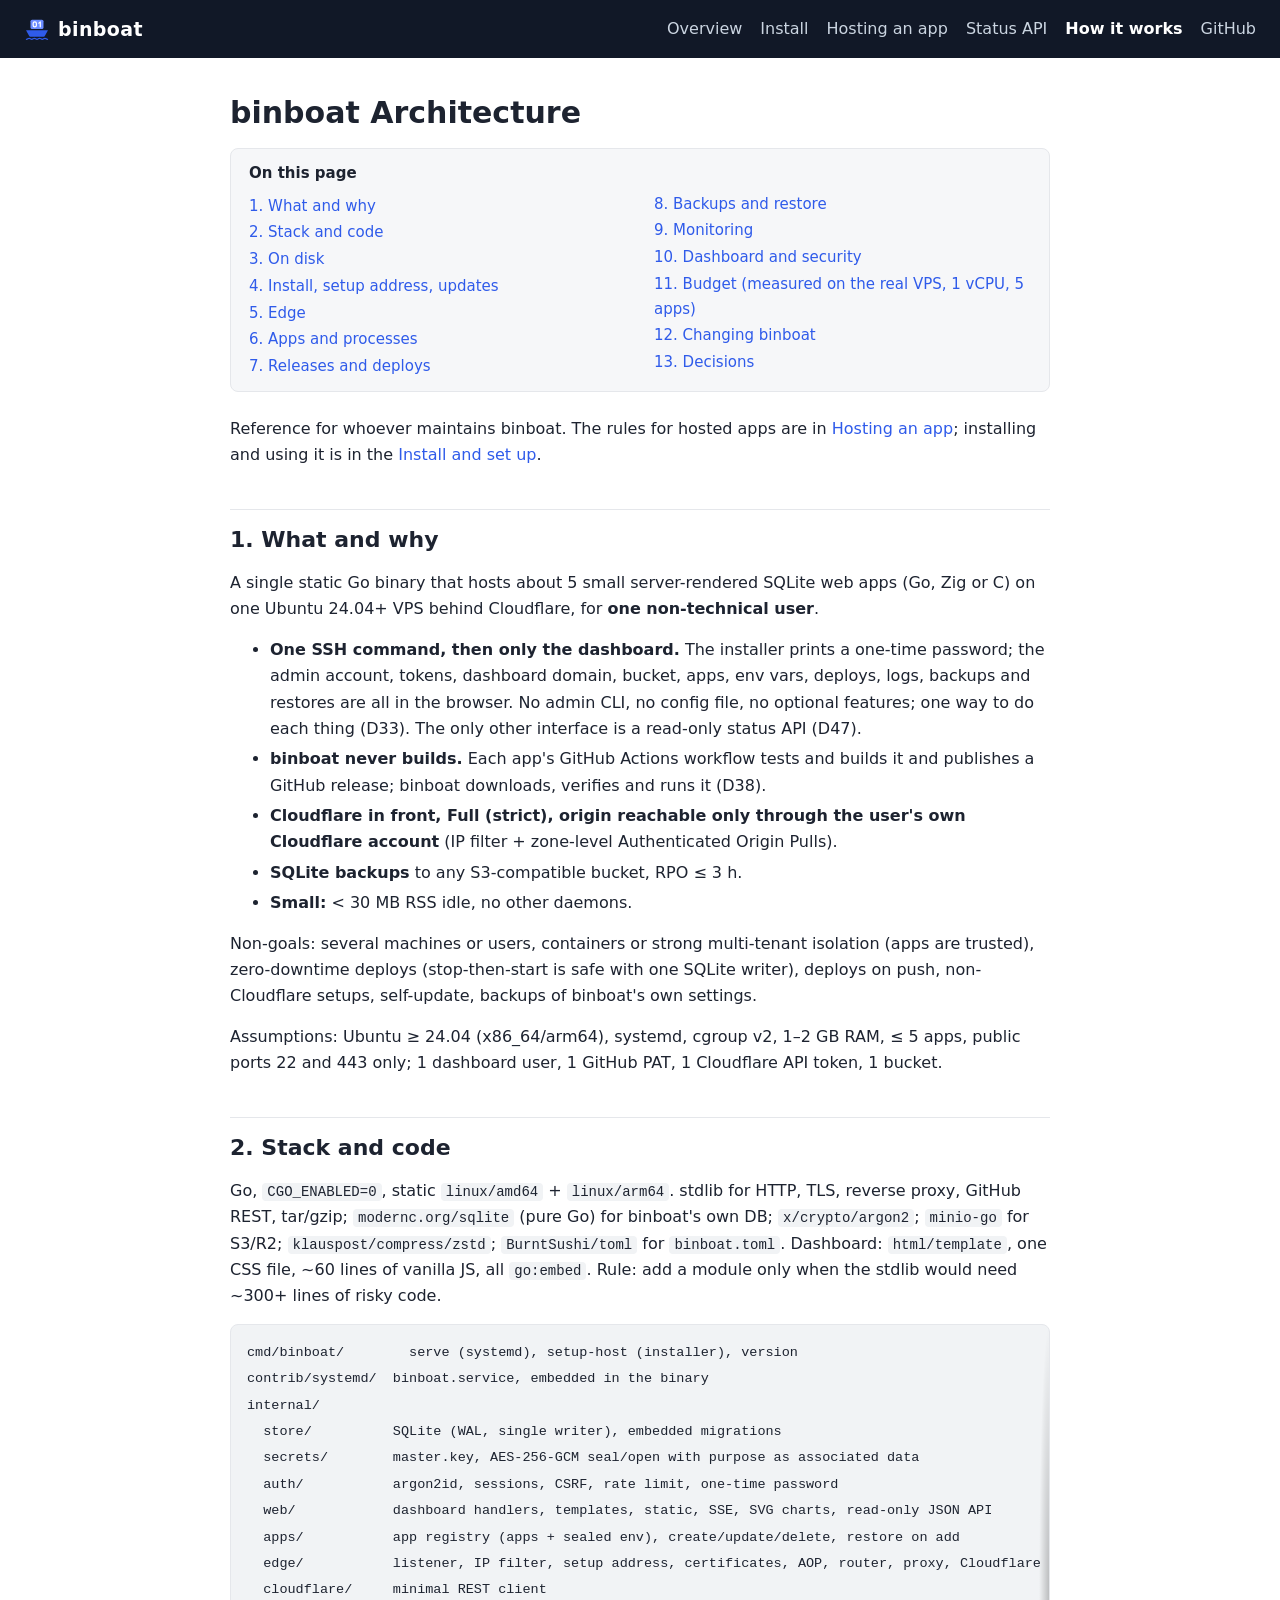
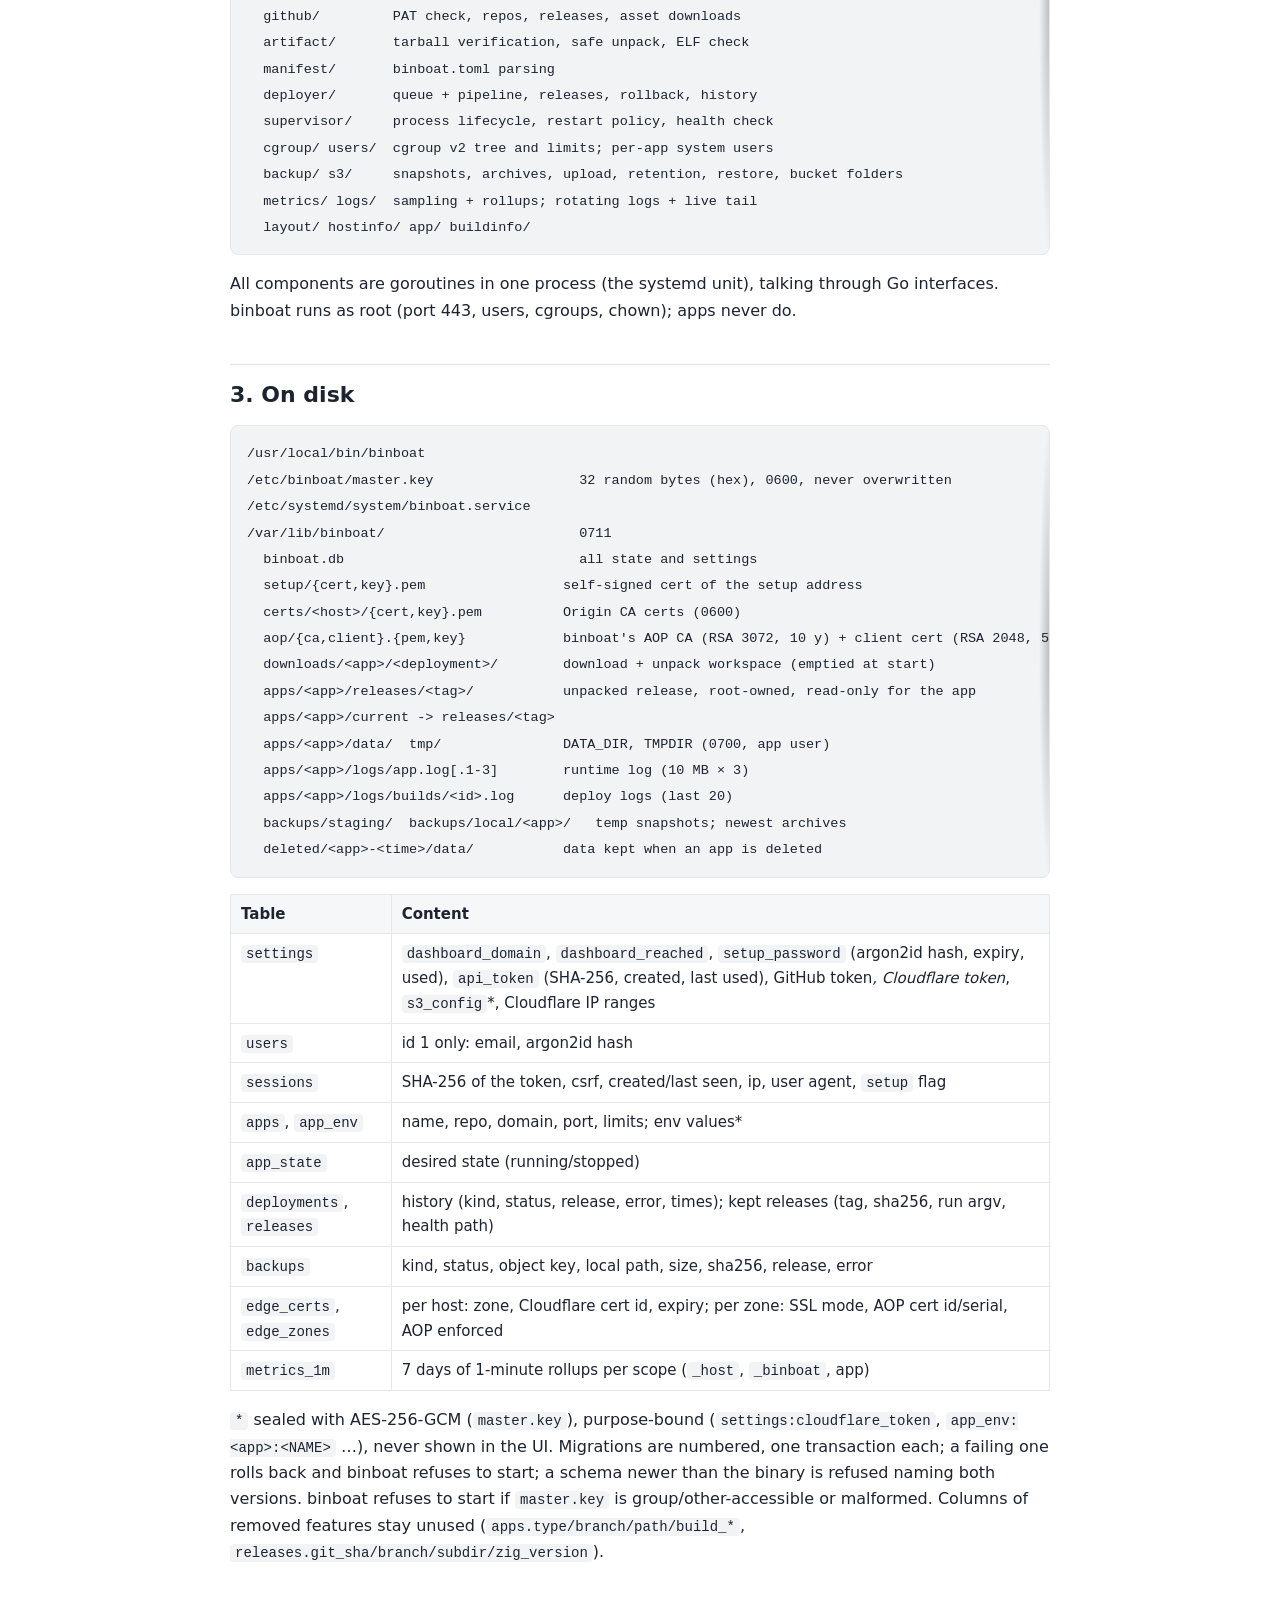
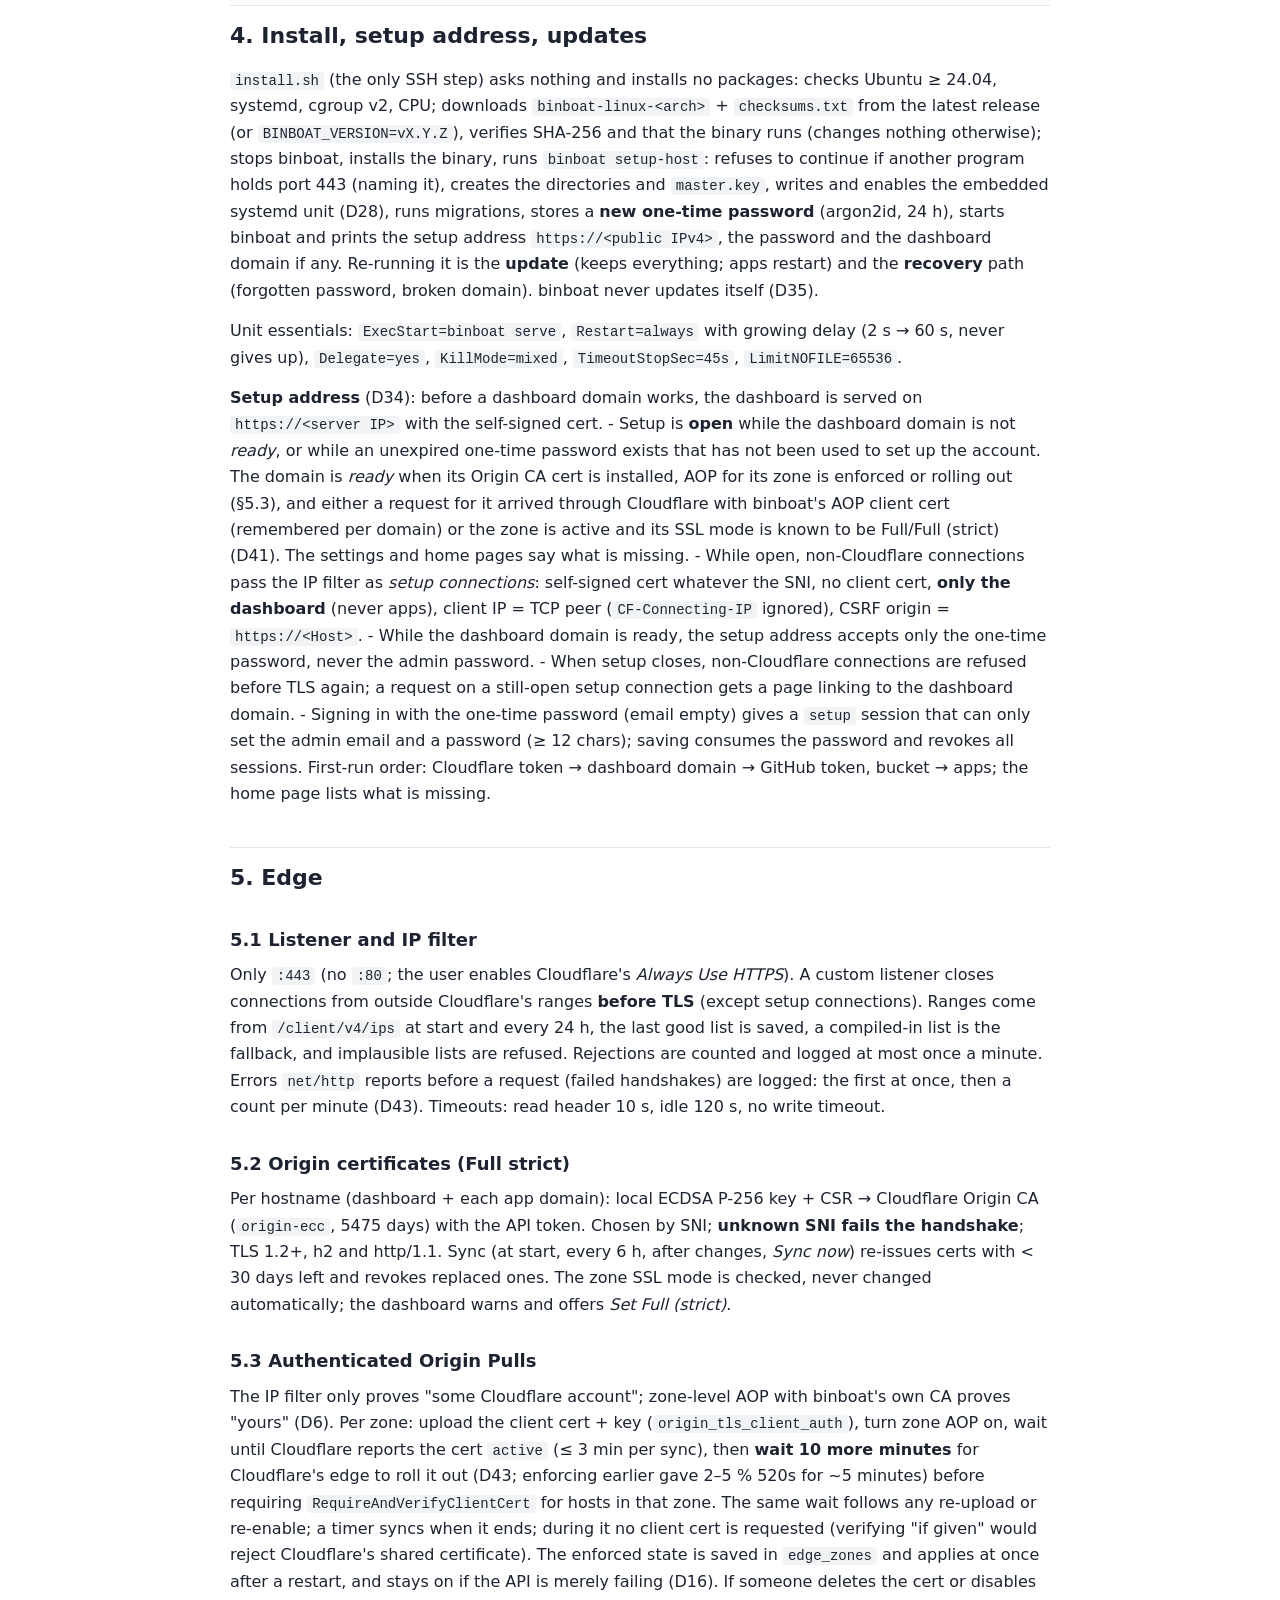
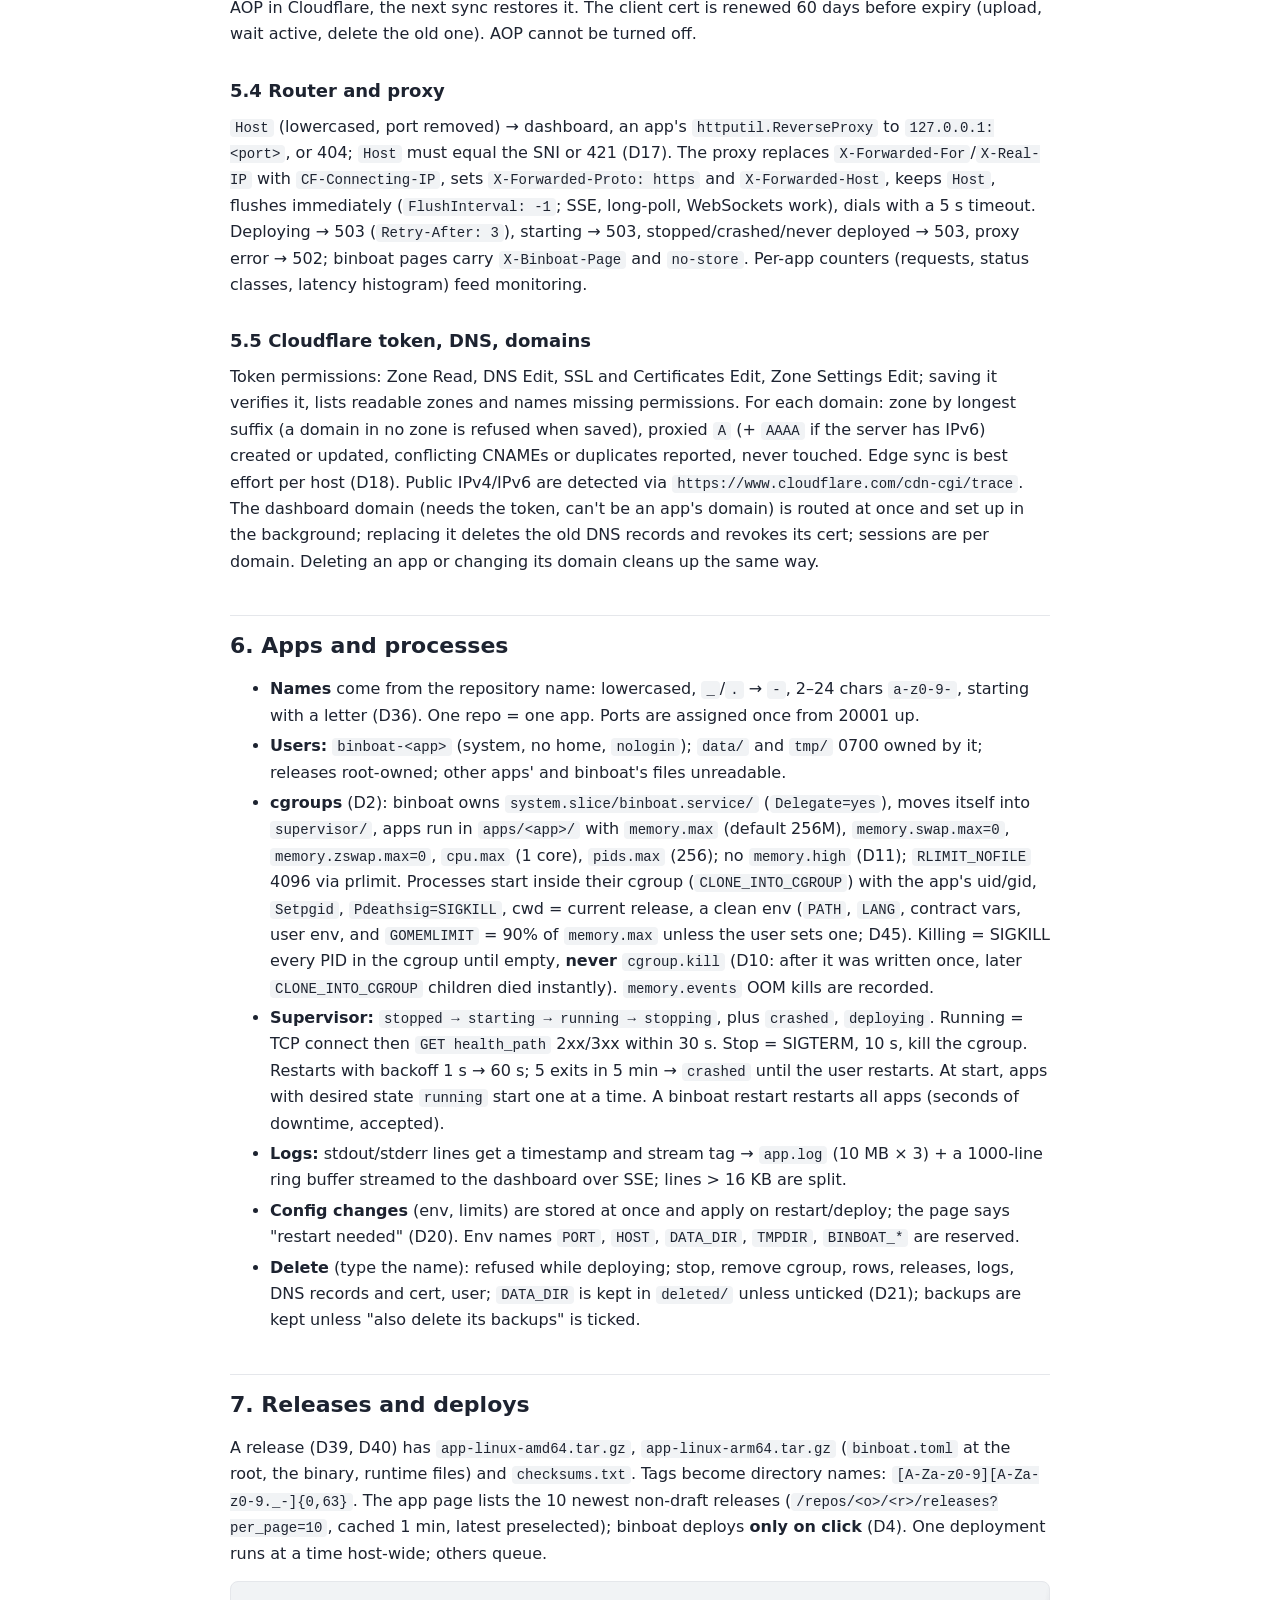
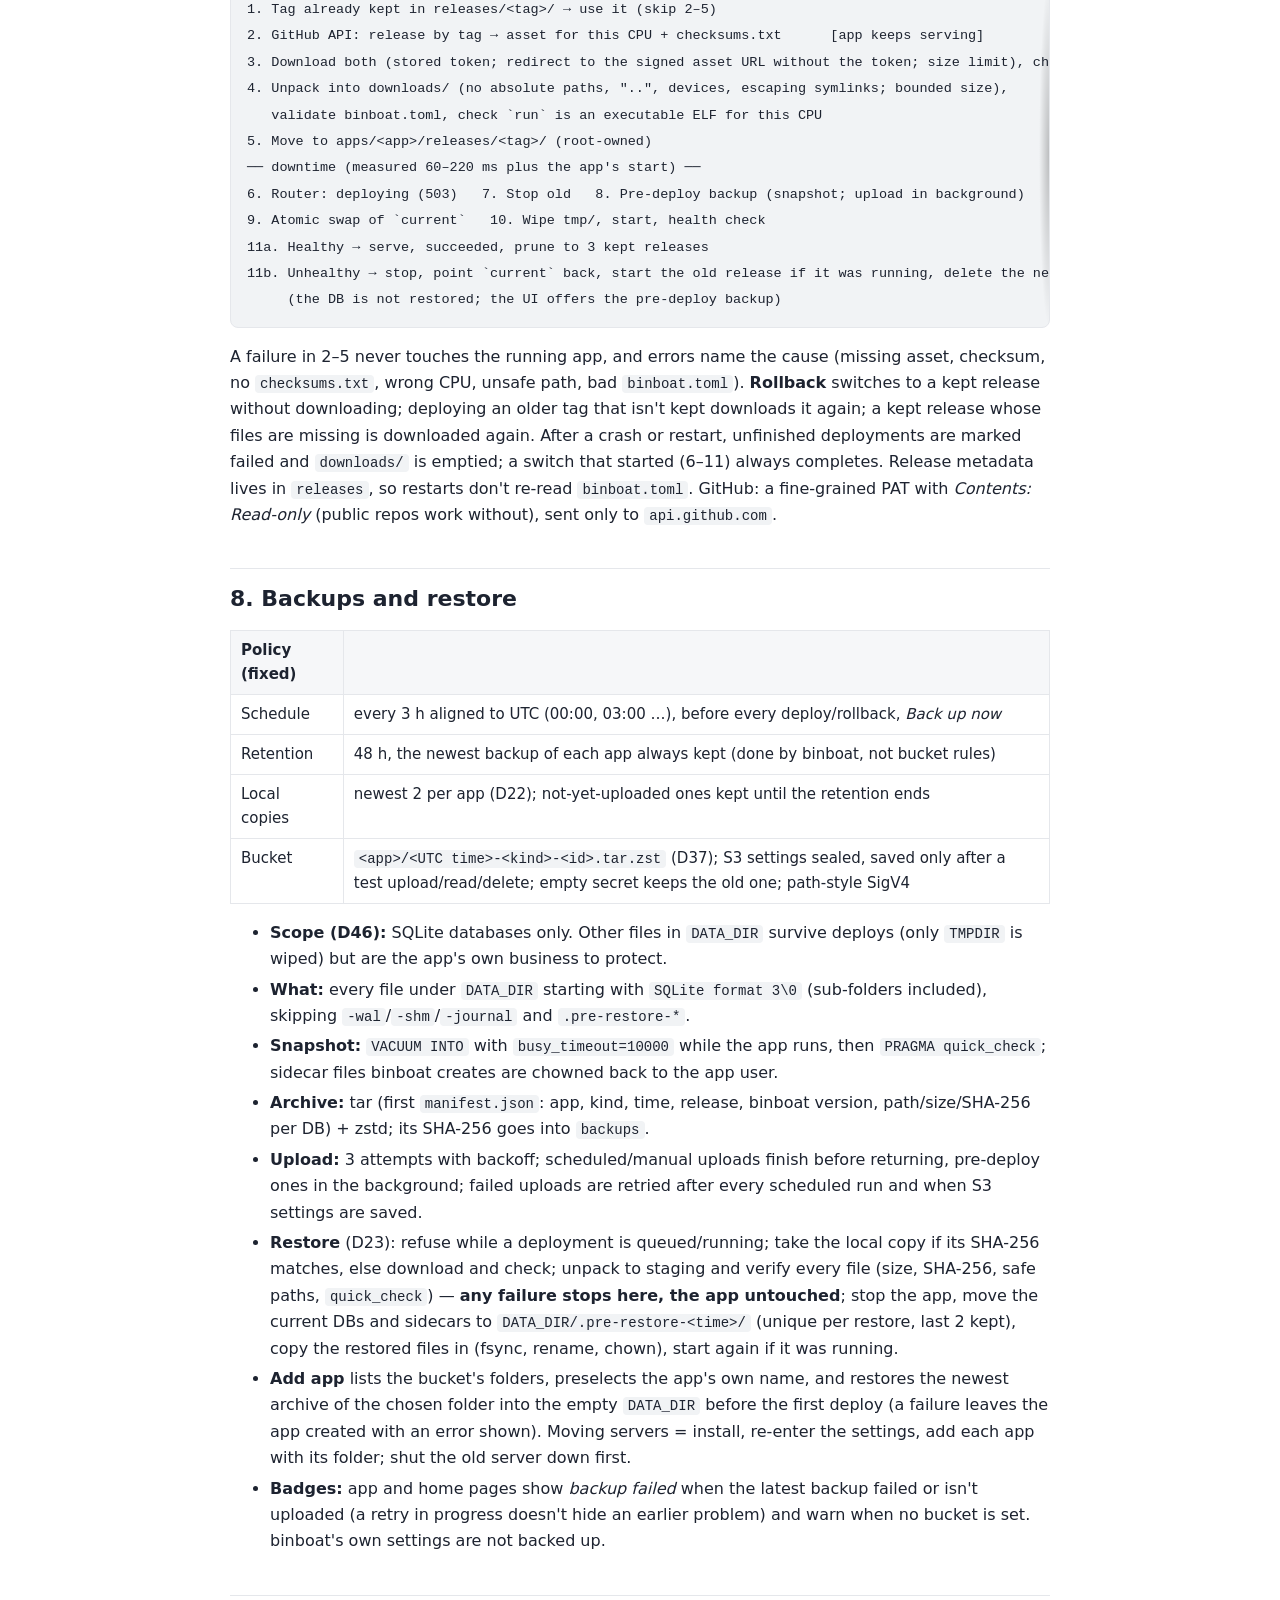
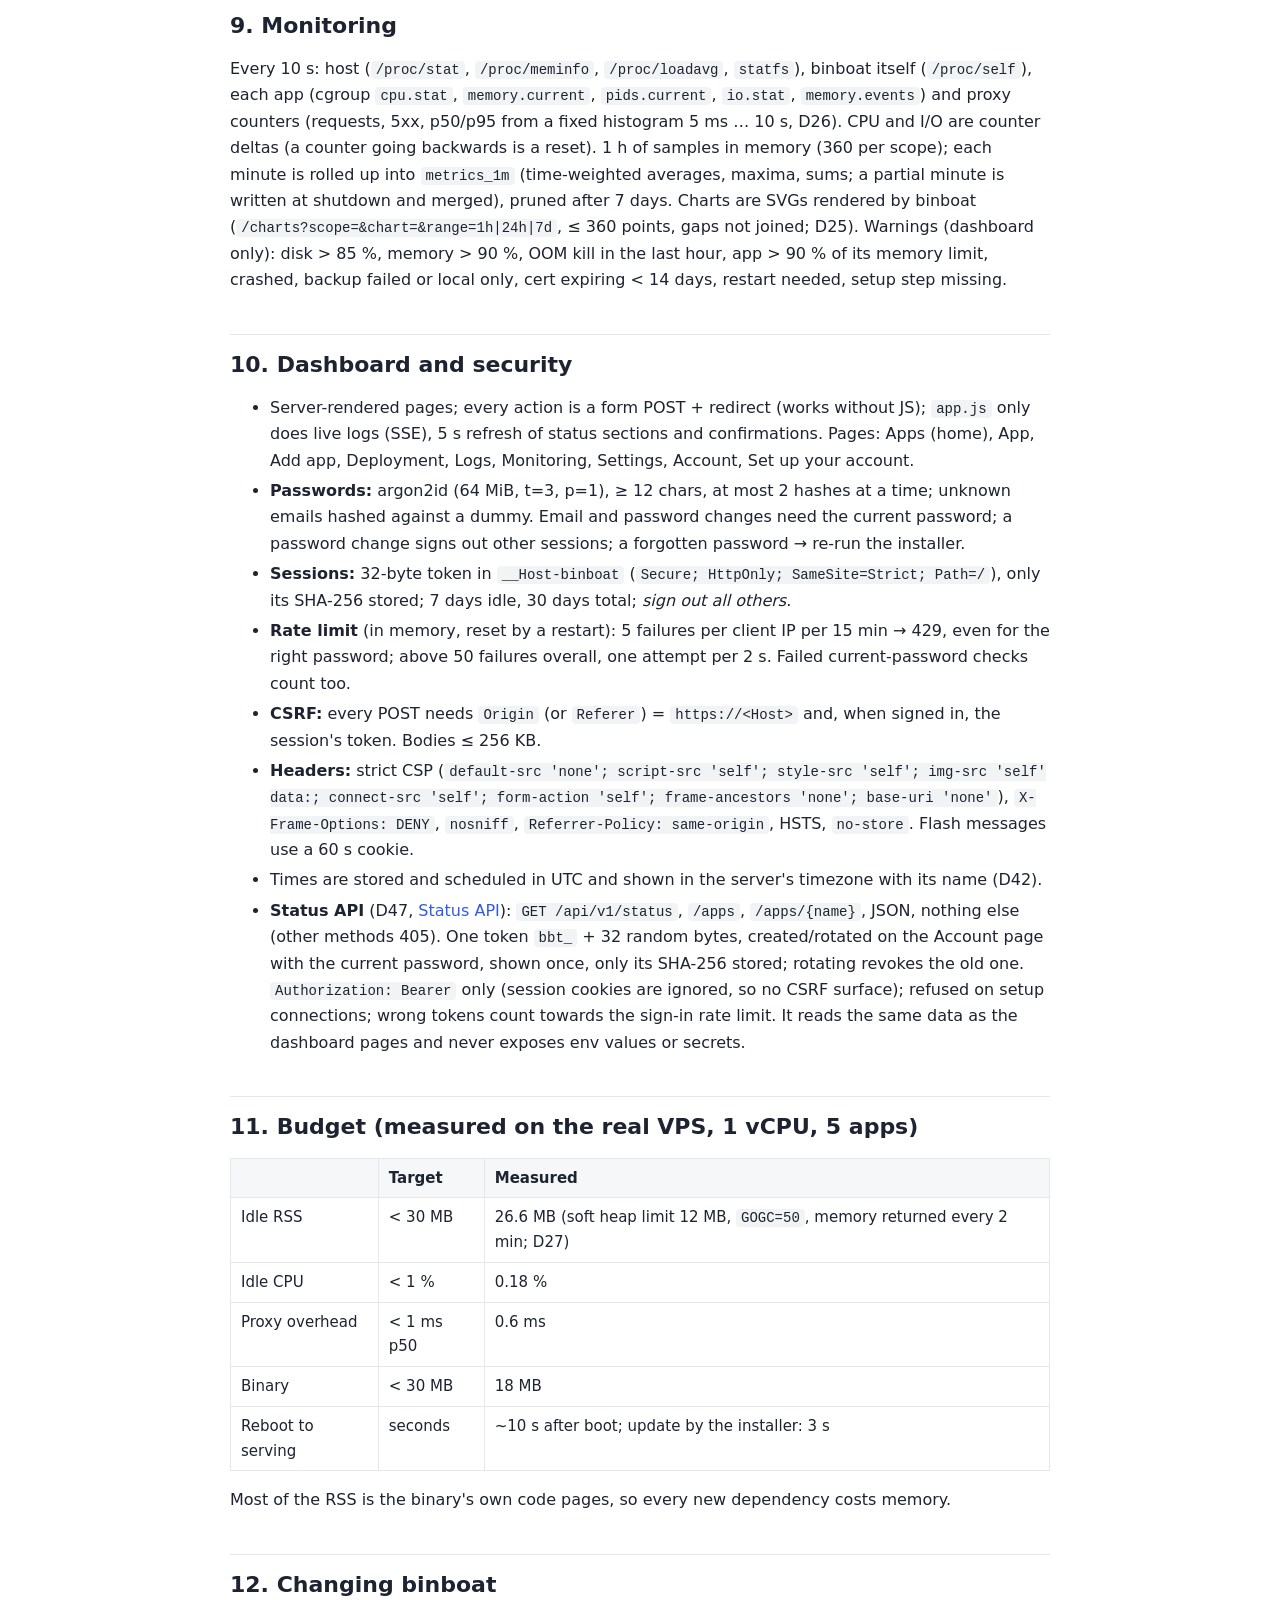
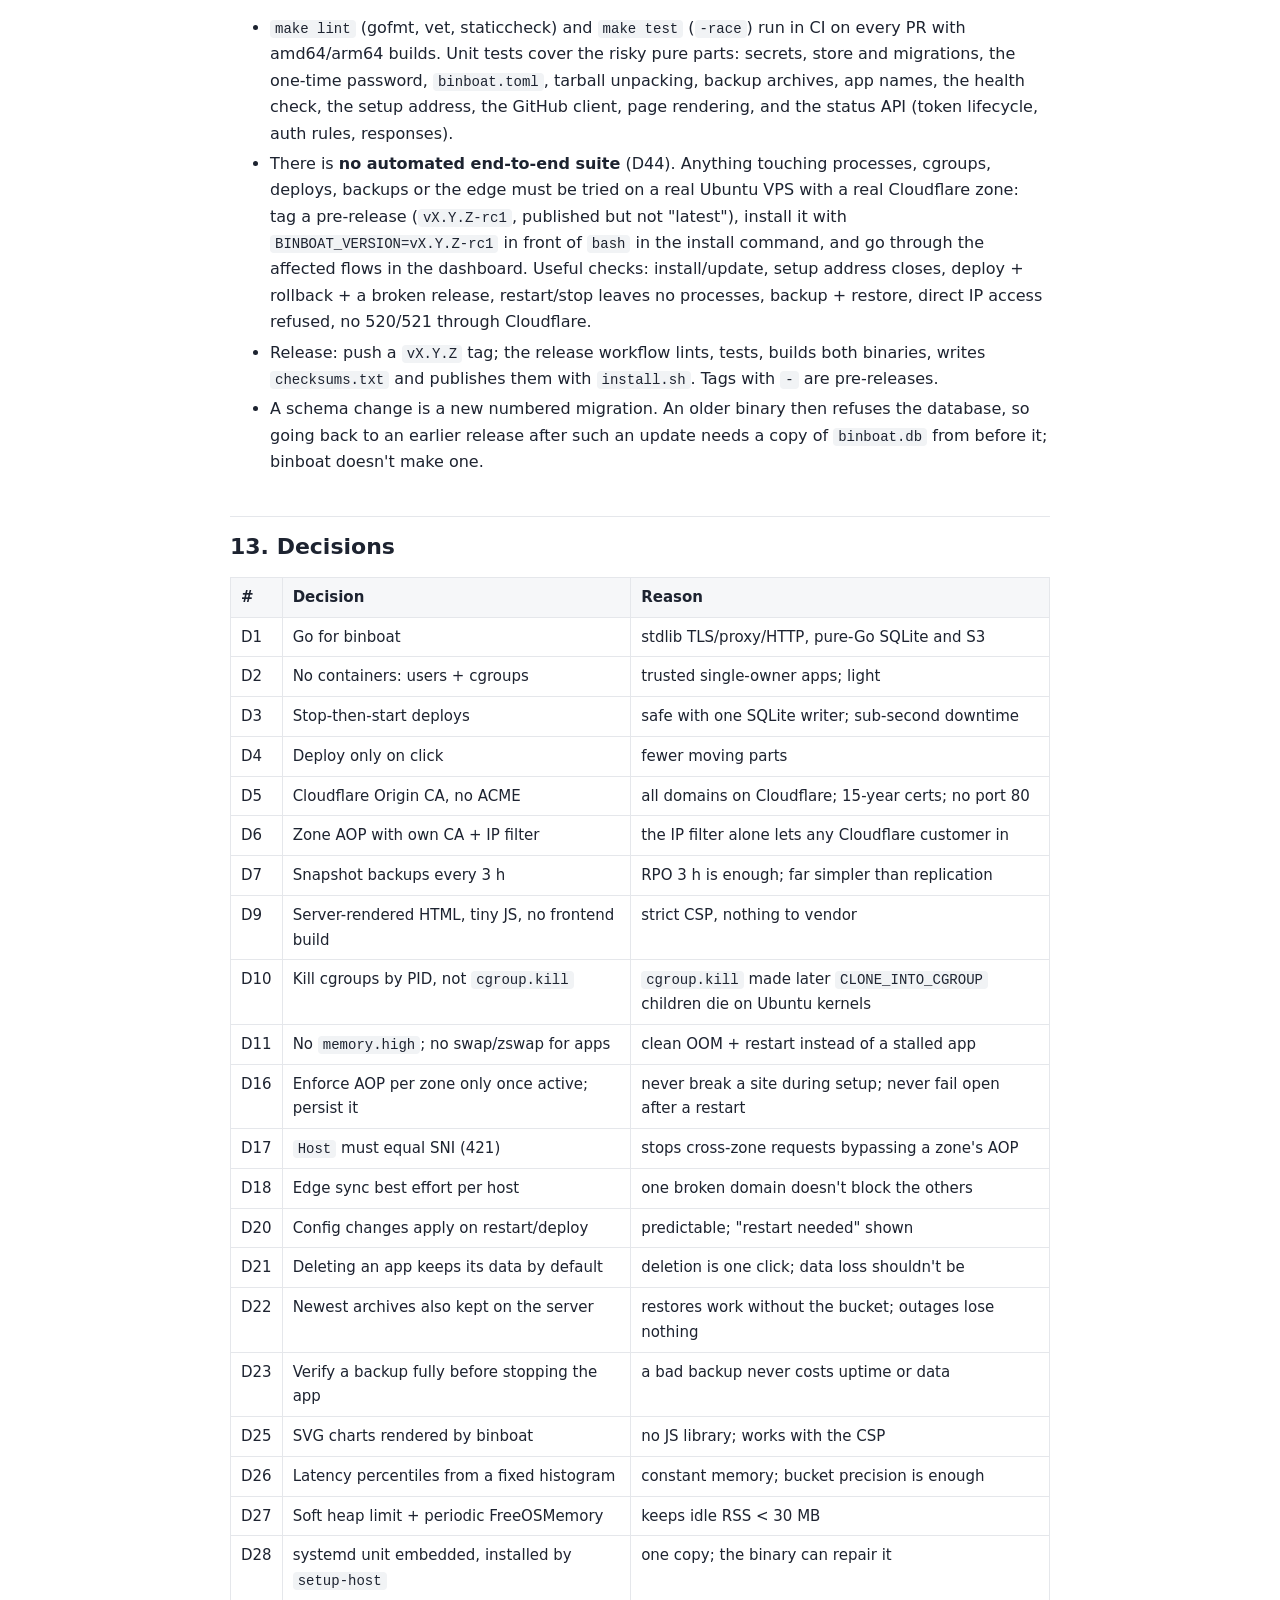
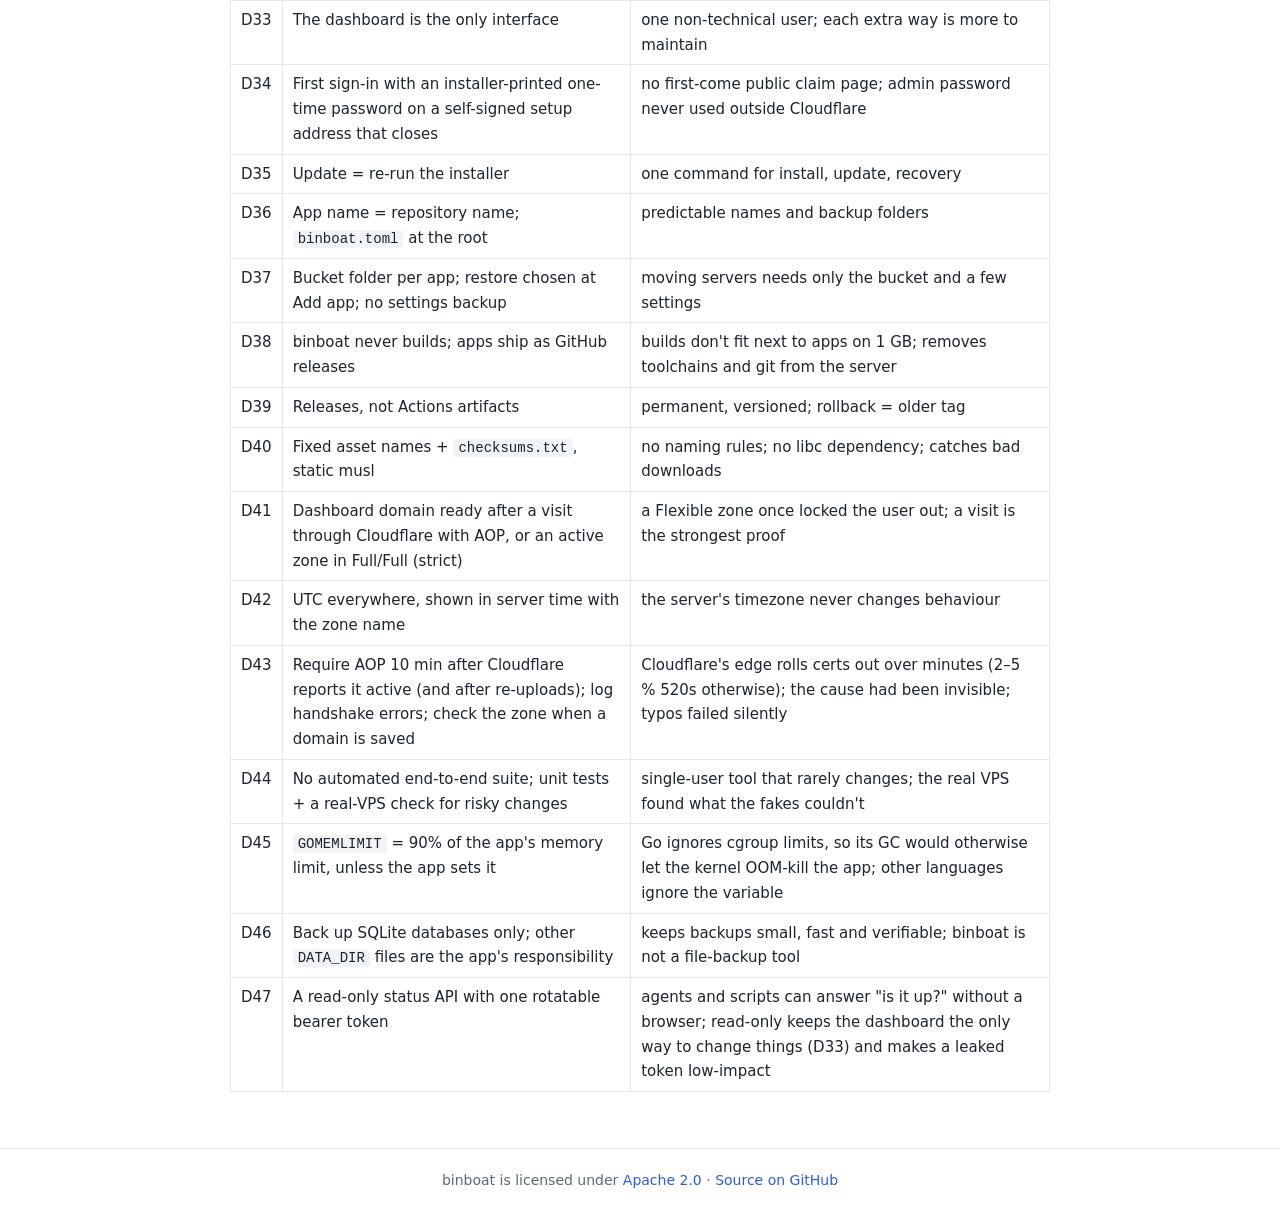
<file: site/internals.html>
<!doctype html>
<html lang="en">
<head>
<meta charset="utf-8">
<meta name="viewport" content="width=device-width, initial-scale=1">
<title>How it works · binboat</title>
<meta name="description" content="binboat&#x27;s architecture, on-disk layout, edge, deploys, backups and design decisions.">
<link rel="icon" href="logo.svg" type="image/svg+xml">
<link rel="stylesheet" href="style.css">
</head>
<body>
<header class="top">
  <a class="brand" href="index.html"><img src="logo.svg" alt="" width="26" height="26">binboat</a>
  <nav><a href="index.html">Overview</a><a href="install.html">Install</a><a href="apps.html">Hosting an app</a><a href="api.html">Status API</a><a href="internals.html" aria-current="page">How it works</a><a href="https://github.com/im-anuvaad/binboat" rel="noopener">GitHub</a></nav>
</header>
<main>
<h1 id="binboat-architecture">binboat Architecture</h1>
<nav class="toc" aria-label="On this page"><b>On this page</b><ul><li><a href="#1-what-and-why">1. What and why</a></li><li><a href="#2-stack-and-code">2. Stack and code</a></li><li><a href="#3-on-disk">3. On disk</a></li><li><a href="#4-install-setup-address-updates">4. Install, setup address, updates</a></li><li><a href="#5-edge">5. Edge</a></li><li><a href="#6-apps-and-processes">6. Apps and processes</a></li><li><a href="#7-releases-and-deploys">7. Releases and deploys</a></li><li><a href="#8-backups-and-restore">8. Backups and restore</a></li><li><a href="#9-monitoring">9. Monitoring</a></li><li><a href="#10-dashboard-and-security">10. Dashboard and security</a></li><li><a href="#11-budget-measured-on-the-real-vps-1-vcpu-5-apps">11. Budget (measured on the real VPS, 1 vCPU, 5 apps)</a></li><li><a href="#12-changing-binboat">12. Changing binboat</a></li><li><a href="#13-decisions">13. Decisions</a></li></ul></nav>
<p>Reference for whoever maintains binboat. The rules for hosted apps are in <a href="apps.html">Hosting an app</a>; installing and using it is in the <a href="install.html">Install and set up</a>.</p>
<h2 id="1-what-and-why">1. What and why</h2>
<p>A single static Go binary that hosts about 5 small server-rendered SQLite web apps (Go, Zig or C) on one Ubuntu 24.04+ VPS behind Cloudflare, for <strong>one non-technical user</strong>.</p>
<ul>
<li><strong>One SSH command, then only the dashboard.</strong> The installer prints a one-time password; the admin account, tokens, dashboard domain, bucket, apps, env vars, deploys, logs, backups and restores are all in the browser. No admin CLI, no config file, no optional features; one way to do each thing (D33). The only other interface is a read-only status API (D47).</li>
<li><strong>binboat never builds.</strong> Each app's GitHub Actions workflow tests and builds it and publishes a GitHub release; binboat downloads, verifies and runs it (D38).</li>
<li><strong>Cloudflare in front, Full (strict), origin reachable only through the user's own Cloudflare account</strong> (IP filter + zone-level Authenticated Origin Pulls).</li>
<li><strong>SQLite backups</strong> to any S3-compatible bucket, RPO ≤ 3 h.</li>
<li><strong>Small:</strong> &lt; 30 MB RSS idle, no other daemons.</li>
</ul>
<p>Non-goals: several machines or users, containers or strong multi-tenant isolation (apps are trusted), zero-downtime deploys (stop-then-start is safe with one SQLite writer), deploys on push, non-Cloudflare setups, self-update, backups of binboat's own settings.</p>
<p>Assumptions: Ubuntu ≥ 24.04 (x86_64/arm64), systemd, cgroup v2, 1–2 GB RAM, ≤ 5 apps, public ports 22 and 443 only; 1 dashboard user, 1 GitHub PAT, 1 Cloudflare API token, 1 bucket.</p>
<h2 id="2-stack-and-code">2. Stack and code</h2>
<p>Go, <code>CGO_ENABLED=0</code>, static <code>linux/amd64</code> + <code>linux/arm64</code>. stdlib for HTTP, TLS, reverse proxy, GitHub REST, tar/gzip; <code>modernc.org/sqlite</code> (pure Go) for binboat's own DB; <code>x/crypto/argon2</code>; <code>minio-go</code> for S3/R2; <code>klauspost/compress/zstd</code>; <code>BurntSushi/toml</code> for <code>binboat.toml</code>. Dashboard: <code>html/template</code>, one CSS file, ~60 lines of vanilla JS, all <code>go:embed</code>. Rule: add a module only when the stdlib would need ~300+ lines of risky code.</p>
<pre><code>cmd/binboat/        serve (systemd), setup-host (installer), version
contrib/systemd/  binboat.service, embedded in the binary
internal/
  store/          SQLite (WAL, single writer), embedded migrations
  secrets/        master.key, AES-256-GCM seal/open with purpose as associated data
  auth/           argon2id, sessions, CSRF, rate limit, one-time password
  web/            dashboard handlers, templates, static, SSE, SVG charts, read-only JSON API
  apps/           app registry (apps + sealed env), create/update/delete, restore on add
  edge/           listener, IP filter, setup address, certificates, AOP, router, proxy, Cloudflare sync
  cloudflare/     minimal REST client
  github/         PAT check, repos, releases, asset downloads
  artifact/       tarball verification, safe unpack, ELF check
  manifest/       binboat.toml parsing
  deployer/       queue + pipeline, releases, rollback, history
  supervisor/     process lifecycle, restart policy, health check
  cgroup/ users/  cgroup v2 tree and limits; per-app system users
  backup/ s3/     snapshots, archives, upload, retention, restore, bucket folders
  metrics/ logs/  sampling + rollups; rotating logs + live tail
  layout/ hostinfo/ app/ buildinfo/
</code></pre>
<p>All components are goroutines in one process (the systemd unit), talking through Go interfaces. binboat runs as root (port 443, users, cgroups, chown); apps never do.</p>
<h2 id="3-on-disk">3. On disk</h2>
<pre><code>/usr/local/bin/binboat
/etc/binboat/master.key                  32 random bytes (hex), 0600, never overwritten
/etc/systemd/system/binboat.service
/var/lib/binboat/                        0711
  binboat.db                             all state and settings
  setup/{cert,key}.pem                 self-signed cert of the setup address
  certs/&lt;host&gt;/{cert,key}.pem          Origin CA certs (0600)
  aop/{ca,client}.{pem,key}            binboat's AOP CA (RSA 3072, 10 y) + client cert (RSA 2048, 5 y)
  downloads/&lt;app&gt;/&lt;deployment&gt;/        download + unpack workspace (emptied at start)
  apps/&lt;app&gt;/releases/&lt;tag&gt;/           unpacked release, root-owned, read-only for the app
  apps/&lt;app&gt;/current -&gt; releases/&lt;tag&gt;
  apps/&lt;app&gt;/data/  tmp/               DATA_DIR, TMPDIR (0700, app user)
  apps/&lt;app&gt;/logs/app.log[.1-3]        runtime log (10 MB × 3)
  apps/&lt;app&gt;/logs/builds/&lt;id&gt;.log      deploy logs (last 20)
  backups/staging/  backups/local/&lt;app&gt;/   temp snapshots; newest archives
  deleted/&lt;app&gt;-&lt;time&gt;/data/           data kept when an app is deleted
</code></pre>
<div class="table"><table>
<thead>
<tr>
<th>Table</th>
<th>Content</th>
</tr>
</thead>
<tbody>
<tr>
<td><code>settings</code></td>
<td><code>dashboard_domain</code>, <code>dashboard_reached</code>, <code>setup_password</code> (argon2id hash, expiry, used), <code>api_token</code> (SHA-256, created, last used), GitHub token<em>, Cloudflare token</em>, <code>s3_config</code>*, Cloudflare IP ranges</td>
</tr>
<tr>
<td><code>users</code></td>
<td>id 1 only: email, argon2id hash</td>
</tr>
<tr>
<td><code>sessions</code></td>
<td>SHA-256 of the token, csrf, created/last seen, ip, user agent, <code>setup</code> flag</td>
</tr>
<tr>
<td><code>apps</code>, <code>app_env</code></td>
<td>name, repo, domain, port, limits; env values*</td>
</tr>
<tr>
<td><code>app_state</code></td>
<td>desired state (running/stopped)</td>
</tr>
<tr>
<td><code>deployments</code>, <code>releases</code></td>
<td>history (kind, status, release, error, times); kept releases (tag, sha256, run argv, health path)</td>
</tr>
<tr>
<td><code>backups</code></td>
<td>kind, status, object key, local path, size, sha256, release, error</td>
</tr>
<tr>
<td><code>edge_certs</code>, <code>edge_zones</code></td>
<td>per host: zone, Cloudflare cert id, expiry; per zone: SSL mode, AOP cert id/serial, AOP enforced</td>
</tr>
<tr>
<td><code>metrics_1m</code></td>
<td>7 days of 1-minute rollups per scope (<code>_host</code>, <code>_binboat</code>, app)</td>
</tr>
</tbody>
</table></div>
<p><code>*</code> sealed with AES-256-GCM (<code>master.key</code>), purpose-bound (<code>settings:cloudflare_token</code>, <code>app_env:&lt;app&gt;:&lt;NAME&gt;</code> …), never shown in the UI. Migrations are numbered, one transaction each; a failing one rolls back and binboat refuses to start; a schema newer than the binary is refused naming both versions. binboat refuses to start if <code>master.key</code> is group/other-accessible or malformed. Columns of removed features stay unused (<code>apps.type/branch/path/build_*</code>, <code>releases.git_sha/branch/subdir/zig_version</code>).</p>
<h2 id="4-install-setup-address-updates">4. Install, setup address, updates</h2>
<p><code>install.sh</code> (the only SSH step) asks nothing and installs no packages: checks Ubuntu ≥ 24.04, systemd, cgroup v2, CPU; downloads <code>binboat-linux-&lt;arch&gt;</code> + <code>checksums.txt</code> from the latest release (or <code>BINBOAT_VERSION=vX.Y.Z</code>), verifies SHA-256 and that the binary runs (changes nothing otherwise); stops binboat, installs the binary, runs <code>binboat setup-host</code>: refuses to continue if another program holds port 443 (naming it), creates the directories and <code>master.key</code>, writes and enables the embedded systemd unit (D28), runs migrations, stores a <strong>new one-time password</strong> (argon2id, 24 h), starts binboat and prints the setup address <code>https://&lt;public IPv4&gt;</code>, the password and the dashboard domain if any. Re-running it is the <strong>update</strong> (keeps everything; apps restart) and the <strong>recovery</strong> path (forgotten password, broken domain). binboat never updates itself (D35).</p>
<p>Unit essentials: <code>ExecStart=binboat serve</code>, <code>Restart=always</code> with growing delay (2 s → 60 s, never gives up), <code>Delegate=yes</code>, <code>KillMode=mixed</code>, <code>TimeoutStopSec=45s</code>, <code>LimitNOFILE=65536</code>.</p>
<p><strong>Setup address</strong> (D34): before a dashboard domain works, the dashboard is served on <code>https://&lt;server IP&gt;</code> with the self-signed cert.
- Setup is <strong>open</strong> while the dashboard domain is not <em>ready</em>, or while an unexpired one-time password exists that has not been used to set up the account. The domain is <em>ready</em> when its Origin CA cert is installed, AOP for its zone is enforced or rolling out (§5.3), and either a request for it arrived through Cloudflare with binboat's AOP client cert (remembered per domain) or the zone is active and its SSL mode is known to be Full/Full (strict) (D41). The settings and home pages say what is missing.
- While open, non-Cloudflare connections pass the IP filter as <em>setup connections</em>: self-signed cert whatever the SNI, no client cert, <strong>only the dashboard</strong> (never apps), client IP = TCP peer (<code>CF-Connecting-IP</code> ignored), CSRF origin = <code>https://&lt;Host&gt;</code>.
- While the dashboard domain is ready, the setup address accepts only the one-time password, never the admin password.
- When setup closes, non-Cloudflare connections are refused before TLS again; a request on a still-open setup connection gets a page linking to the dashboard domain.
- Signing in with the one-time password (email empty) gives a <code>setup</code> session that can only set the admin email and a password (≥ 12 chars); saving consumes the password and revokes all sessions. First-run order: Cloudflare token → dashboard domain → GitHub token, bucket → apps; the home page lists what is missing.</p>
<h2 id="5-edge">5. Edge</h2>
<h3 id="51-listener-and-ip-filter">5.1 Listener and IP filter</h3>
<p>Only <code>:443</code> (no <code>:80</code>; the user enables Cloudflare's <em>Always Use HTTPS</em>). A custom listener closes connections from outside Cloudflare's ranges <strong>before TLS</strong> (except setup connections). Ranges come from <code>/client/v4/ips</code> at start and every 24 h, the last good list is saved, a compiled-in list is the fallback, and implausible lists are refused. Rejections are counted and logged at most once a minute. Errors <code>net/http</code> reports before a request (failed handshakes) are logged: the first at once, then a count per minute (D43). Timeouts: read header 10 s, idle 120 s, no write timeout.</p>
<h3 id="52-origin-certificates-full-strict">5.2 Origin certificates (Full strict)</h3>
<p>Per hostname (dashboard + each app domain): local ECDSA P-256 key + CSR → Cloudflare Origin CA (<code>origin-ecc</code>, 5475 days) with the API token. Chosen by SNI; <strong>unknown SNI fails the handshake</strong>; TLS 1.2+, h2 and http/1.1. Sync (at start, every 6 h, after changes, <em>Sync now</em>) re-issues certs with &lt; 30 days left and revokes replaced ones. The zone SSL mode is checked, never changed automatically; the dashboard warns and offers <em>Set Full (strict)</em>.</p>
<h3 id="53-authenticated-origin-pulls">5.3 Authenticated Origin Pulls</h3>
<p>The IP filter only proves "some Cloudflare account"; zone-level AOP with binboat's own CA proves "yours" (D6). Per zone: upload the client cert + key (<code>origin_tls_client_auth</code>), turn zone AOP on, wait until Cloudflare reports the cert <code>active</code> (≤ 3 min per sync), then <strong>wait 10 more minutes</strong> for Cloudflare's edge to roll it out (D43; enforcing earlier gave 2–5 % 520s for ~5 minutes) before requiring <code>RequireAndVerifyClientCert</code> for hosts in that zone. The same wait follows any re-upload or re-enable; a timer syncs when it ends; during it no client cert is requested (verifying "if given" would reject Cloudflare's shared certificate). The enforced state is saved in <code>edge_zones</code> and applies at once after a restart, and stays on if the API is merely failing (D16). If someone deletes the cert or disables AOP in Cloudflare, the next sync restores it. The client cert is renewed 60 days before expiry (upload, wait active, delete the old one). AOP cannot be turned off.</p>
<h3 id="54-router-and-proxy">5.4 Router and proxy</h3>
<p><code>Host</code> (lowercased, port removed) → dashboard, an app's <code>httputil.ReverseProxy</code> to <code>127.0.0.1:&lt;port&gt;</code>, or 404; <code>Host</code> must equal the SNI or 421 (D17). The proxy replaces <code>X-Forwarded-For</code>/<code>X-Real-IP</code> with <code>CF-Connecting-IP</code>, sets <code>X-Forwarded-Proto: https</code> and <code>X-Forwarded-Host</code>, keeps <code>Host</code>, flushes immediately (<code>FlushInterval: -1</code>; SSE, long-poll, WebSockets work), dials with a 5 s timeout. Deploying → 503 (<code>Retry-After: 3</code>), starting → 503, stopped/crashed/never deployed → 503, proxy error → 502; binboat pages carry <code>X-Binboat-Page</code> and <code>no-store</code>. Per-app counters (requests, status classes, latency histogram) feed monitoring.</p>
<h3 id="55-cloudflare-token-dns-domains">5.5 Cloudflare token, DNS, domains</h3>
<p>Token permissions: Zone Read, DNS Edit, SSL and Certificates Edit, Zone Settings Edit; saving it verifies it, lists readable zones and names missing permissions. For each domain: zone by longest suffix (a domain in no zone is refused when saved), proxied <code>A</code> (+ <code>AAAA</code> if the server has IPv6) created or updated, conflicting CNAMEs or duplicates reported, never touched. Edge sync is best effort per host (D18). Public IPv4/IPv6 are detected via <code>https://www.cloudflare.com/cdn-cgi/trace</code>. The dashboard domain (needs the token, can't be an app's domain) is routed at once and set up in the background; replacing it deletes the old DNS records and revokes its cert; sessions are per domain. Deleting an app or changing its domain cleans up the same way.</p>
<h2 id="6-apps-and-processes">6. Apps and processes</h2>
<ul>
<li><strong>Names</strong> come from the repository name: lowercased, <code>_</code>/<code>.</code> → <code>-</code>, 2–24 chars <code>a-z0-9-</code>, starting with a letter (D36). One repo = one app. Ports are assigned once from 20001 up.</li>
<li><strong>Users:</strong> <code>binboat-&lt;app&gt;</code> (system, no home, <code>nologin</code>); <code>data/</code> and <code>tmp/</code> 0700 owned by it; releases root-owned; other apps' and binboat's files unreadable.</li>
<li><strong>cgroups</strong> (D2): binboat owns <code>system.slice/binboat.service/</code> (<code>Delegate=yes</code>), moves itself into <code>supervisor/</code>, apps run in <code>apps/&lt;app&gt;/</code> with <code>memory.max</code> (default 256M), <code>memory.swap.max=0</code>, <code>memory.zswap.max=0</code>, <code>cpu.max</code> (1 core), <code>pids.max</code> (256); no <code>memory.high</code> (D11); <code>RLIMIT_NOFILE</code> 4096 via prlimit. Processes start inside their cgroup (<code>CLONE_INTO_CGROUP</code>) with the app's uid/gid, <code>Setpgid</code>, <code>Pdeathsig=SIGKILL</code>, cwd = current release, a clean env (<code>PATH</code>, <code>LANG</code>, contract vars, user env, and <code>GOMEMLIMIT</code> = 90% of <code>memory.max</code> unless the user sets one; D45). Killing = SIGKILL every PID in the cgroup until empty, <strong>never <code>cgroup.kill</code></strong> (D10: after it was written once, later <code>CLONE_INTO_CGROUP</code> children died instantly). <code>memory.events</code> OOM kills are recorded.</li>
<li><strong>Supervisor:</strong> <code>stopped → starting → running → stopping</code>, plus <code>crashed</code>, <code>deploying</code>. Running = TCP connect then <code>GET health_path</code> 2xx/3xx within 30 s. Stop = SIGTERM, 10 s, kill the cgroup. Restarts with backoff 1 s → 60 s; 5 exits in 5 min → <code>crashed</code> until the user restarts. At start, apps with desired state <code>running</code> start one at a time. A binboat restart restarts all apps (seconds of downtime, accepted).</li>
<li><strong>Logs:</strong> stdout/stderr lines get a timestamp and stream tag → <code>app.log</code> (10 MB × 3) + a 1000-line ring buffer streamed to the dashboard over SSE; lines &gt; 16 KB are split.</li>
<li><strong>Config changes</strong> (env, limits) are stored at once and apply on restart/deploy; the page says "restart needed" (D20). Env names <code>PORT</code>, <code>HOST</code>, <code>DATA_DIR</code>, <code>TMPDIR</code>, <code>BINBOAT_*</code> are reserved.</li>
<li><strong>Delete</strong> (type the name): refused while deploying; stop, remove cgroup, rows, releases, logs, DNS records and cert, user; <code>DATA_DIR</code> is kept in <code>deleted/</code> unless unticked (D21); backups are kept unless "also delete its backups" is ticked.</li>
</ul>
<h2 id="7-releases-and-deploys">7. Releases and deploys</h2>
<p>A release (D39, D40) has <code>app-linux-amd64.tar.gz</code>, <code>app-linux-arm64.tar.gz</code> (<code>binboat.toml</code> at the root, the binary, runtime files) and <code>checksums.txt</code>. Tags become directory names: <code>[A-Za-z0-9][A-Za-z0-9._-]{0,63}</code>. The app page lists the 10 newest non-draft releases (<code>/repos/&lt;o&gt;/&lt;r&gt;/releases?per_page=10</code>, cached 1 min, latest preselected); binboat deploys <strong>only on click</strong> (D4). One deployment runs at a time host-wide; others queue.</p>
<pre><code>1. Tag already kept in releases/&lt;tag&gt;/ → use it (skip 2–5)
2. GitHub API: release by tag → asset for this CPU + checksums.txt      [app keeps serving]
3. Download both (stored token; redirect to the signed asset URL without the token; size limit), check SHA-256
4. Unpack into downloads/ (no absolute paths, &quot;..&quot;, devices, escaping symlinks; bounded size),
   validate binboat.toml, check `run` is an executable ELF for this CPU
5. Move to apps/&lt;app&gt;/releases/&lt;tag&gt;/ (root-owned)
── downtime (measured 60–220 ms plus the app's start) ──
6. Router: deploying (503)   7. Stop old   8. Pre-deploy backup (snapshot; upload in background)
9. Atomic swap of `current`   10. Wipe tmp/, start, health check
11a. Healthy → serve, succeeded, prune to 3 kept releases
11b. Unhealthy → stop, point `current` back, start the old release if it was running, delete the new one, failed
     (the DB is not restored; the UI offers the pre-deploy backup)
</code></pre>
<p>A failure in 2–5 never touches the running app, and errors name the cause (missing asset, checksum, no <code>checksums.txt</code>, wrong CPU, unsafe path, bad <code>binboat.toml</code>). <strong>Rollback</strong> switches to a kept release without downloading; deploying an older tag that isn't kept downloads it again; a kept release whose files are missing is downloaded again. After a crash or restart, unfinished deployments are marked failed and <code>downloads/</code> is emptied; a switch that started (6–11) always completes. Release metadata lives in <code>releases</code>, so restarts don't re-read <code>binboat.toml</code>. GitHub: a fine-grained PAT with <em>Contents: Read-only</em> (public repos work without), sent only to <code>api.github.com</code>.</p>
<h2 id="8-backups-and-restore">8. Backups and restore</h2>
<div class="table"><table>
<thead>
<tr>
<th>Policy (fixed)</th>
<th></th>
</tr>
</thead>
<tbody>
<tr>
<td>Schedule</td>
<td>every 3 h aligned to UTC (00:00, 03:00 …), before every deploy/rollback, <em>Back up now</em></td>
</tr>
<tr>
<td>Retention</td>
<td>48 h, the newest backup of each app always kept (done by binboat, not bucket rules)</td>
</tr>
<tr>
<td>Local copies</td>
<td>newest 2 per app (D22); not-yet-uploaded ones kept until the retention ends</td>
</tr>
<tr>
<td>Bucket</td>
<td><code>&lt;app&gt;/&lt;UTC time&gt;-&lt;kind&gt;-&lt;id&gt;.tar.zst</code> (D37); S3 settings sealed, saved only after a test upload/read/delete; empty secret keeps the old one; path-style SigV4</td>
</tr>
</tbody>
</table></div>
<ul>
<li><strong>Scope (D46):</strong> SQLite databases only. Other files in <code>DATA_DIR</code> survive deploys (only <code>TMPDIR</code> is wiped) but are the app's own business to protect.</li>
<li><strong>What:</strong> every file under <code>DATA_DIR</code> starting with <code>SQLite format 3\0</code> (sub-folders included), skipping <code>-wal</code>/<code>-shm</code>/<code>-journal</code> and <code>.pre-restore-*</code>.</li>
<li><strong>Snapshot:</strong> <code>VACUUM INTO</code> with <code>busy_timeout=10000</code> while the app runs, then <code>PRAGMA quick_check</code>; sidecar files binboat creates are chowned back to the app user.</li>
<li><strong>Archive:</strong> tar (first <code>manifest.json</code>: app, kind, time, release, binboat version, path/size/SHA-256 per DB) + zstd; its SHA-256 goes into <code>backups</code>.</li>
<li><strong>Upload:</strong> 3 attempts with backoff; scheduled/manual uploads finish before returning, pre-deploy ones in the background; failed uploads are retried after every scheduled run and when S3 settings are saved.</li>
<li><strong>Restore</strong> (D23): refuse while a deployment is queued/running; take the local copy if its SHA-256 matches, else download and check; unpack to staging and verify every file (size, SHA-256, safe paths, <code>quick_check</code>) — <strong>any failure stops here, the app untouched</strong>; stop the app, move the current DBs and sidecars to <code>DATA_DIR/.pre-restore-&lt;time&gt;/</code> (unique per restore, last 2 kept), copy the restored files in (fsync, rename, chown), start again if it was running.</li>
<li><strong>Add app</strong> lists the bucket's folders, preselects the app's own name, and restores the newest archive of the chosen folder into the empty <code>DATA_DIR</code> before the first deploy (a failure leaves the app created with an error shown). Moving servers = install, re-enter the settings, add each app with its folder; shut the old server down first.</li>
<li><strong>Badges:</strong> app and home pages show <em>backup failed</em> when the latest backup failed or isn't uploaded (a retry in progress doesn't hide an earlier problem) and warn when no bucket is set. binboat's own settings are not backed up.</li>
</ul>
<h2 id="9-monitoring">9. Monitoring</h2>
<p>Every 10 s: host (<code>/proc/stat</code>, <code>/proc/meminfo</code>, <code>/proc/loadavg</code>, <code>statfs</code>), binboat itself (<code>/proc/self</code>), each app (cgroup <code>cpu.stat</code>, <code>memory.current</code>, <code>pids.current</code>, <code>io.stat</code>, <code>memory.events</code>) and proxy counters (requests, 5xx, p50/p95 from a fixed histogram 5 ms … 10 s, D26). CPU and I/O are counter deltas (a counter going backwards is a reset). 1 h of samples in memory (360 per scope); each minute is rolled up into <code>metrics_1m</code> (time-weighted averages, maxima, sums; a partial minute is written at shutdown and merged), pruned after 7 days. Charts are SVGs rendered by binboat (<code>/charts?scope=&amp;chart=&amp;range=1h|24h|7d</code>, ≤ 360 points, gaps not joined; D25). Warnings (dashboard only): disk &gt; 85 %, memory &gt; 90 %, OOM kill in the last hour, app &gt; 90 % of its memory limit, crashed, backup failed or local only, cert expiring &lt; 14 days, restart needed, setup step missing.</p>
<h2 id="10-dashboard-and-security">10. Dashboard and security</h2>
<ul>
<li>Server-rendered pages; every action is a form POST + redirect (works without JS); <code>app.js</code> only does live logs (SSE), 5 s refresh of status sections and confirmations. Pages: Apps (home), App, Add app, Deployment, Logs, Monitoring, Settings, Account, Set up your account.</li>
<li><strong>Passwords:</strong> argon2id (64 MiB, t=3, p=1), ≥ 12 chars, at most 2 hashes at a time; unknown emails hashed against a dummy. Email and password changes need the current password; a password change signs out other sessions; a forgotten password → re-run the installer.</li>
<li><strong>Sessions:</strong> 32-byte token in <code>__Host-binboat</code> (<code>Secure; HttpOnly; SameSite=Strict; Path=/</code>), only its SHA-256 stored; 7 days idle, 30 days total; <em>sign out all others</em>.</li>
<li><strong>Rate limit</strong> (in memory, reset by a restart): 5 failures per client IP per 15 min → 429, even for the right password; above 50 failures overall, one attempt per 2 s. Failed current-password checks count too.</li>
<li><strong>CSRF:</strong> every POST needs <code>Origin</code> (or <code>Referer</code>) = <code>https://&lt;Host&gt;</code> and, when signed in, the session's token. Bodies ≤ 256 KB.</li>
<li><strong>Headers:</strong> strict CSP (<code>default-src 'none'; script-src 'self'; style-src 'self'; img-src 'self' data:; connect-src 'self'; form-action 'self'; frame-ancestors 'none'; base-uri 'none'</code>), <code>X-Frame-Options: DENY</code>, <code>nosniff</code>, <code>Referrer-Policy: same-origin</code>, HSTS, <code>no-store</code>. Flash messages use a 60 s cookie.</li>
<li>Times are stored and scheduled in UTC and shown in the server's timezone with its name (D42).</li>
<li><strong>Status API</strong> (D47, <a href="api.html">Status API</a>): <code>GET /api/v1/status</code>, <code>/apps</code>, <code>/apps/{name}</code>, JSON, nothing else (other methods 405). One token <code>bbt_</code> + 32 random bytes, created/rotated on the Account page with the current password, shown once, only its SHA-256 stored; rotating revokes the old one. <code>Authorization: Bearer</code> only (session cookies are ignored, so no CSRF surface); refused on setup connections; wrong tokens count towards the sign-in rate limit. It reads the same data as the dashboard pages and never exposes env values or secrets.</li>
</ul>
<h2 id="11-budget-measured-on-the-real-vps-1-vcpu-5-apps">11. Budget (measured on the real VPS, 1 vCPU, 5 apps)</h2>
<div class="table"><table>
<thead>
<tr>
<th></th>
<th>Target</th>
<th>Measured</th>
</tr>
</thead>
<tbody>
<tr>
<td>Idle RSS</td>
<td>&lt; 30 MB</td>
<td>26.6 MB (soft heap limit 12 MB, <code>GOGC=50</code>, memory returned every 2 min; D27)</td>
</tr>
<tr>
<td>Idle CPU</td>
<td>&lt; 1 %</td>
<td>0.18 %</td>
</tr>
<tr>
<td>Proxy overhead</td>
<td>&lt; 1 ms p50</td>
<td>0.6 ms</td>
</tr>
<tr>
<td>Binary</td>
<td>&lt; 30 MB</td>
<td>18 MB</td>
</tr>
<tr>
<td>Reboot to serving</td>
<td>seconds</td>
<td>~10 s after boot; update by the installer: 3 s</td>
</tr>
</tbody>
</table></div>
<p>Most of the RSS is the binary's own code pages, so every new dependency costs memory.</p>
<h2 id="12-changing-binboat">12. Changing binboat</h2>
<ul>
<li><code>make lint</code> (gofmt, vet, staticcheck) and <code>make test</code> (<code>-race</code>) run in CI on every PR with amd64/arm64 builds. Unit tests cover the risky pure parts: secrets, store and migrations, the one-time password, <code>binboat.toml</code>, tarball unpacking, backup archives, app names, the health check, the setup address, the GitHub client, page rendering, and the status API (token lifecycle, auth rules, responses).</li>
<li>There is <strong>no automated end-to-end suite</strong> (D44). Anything touching processes, cgroups, deploys, backups or the edge must be tried on a real Ubuntu VPS with a real Cloudflare zone: tag a pre-release (<code>vX.Y.Z-rc1</code>, published but not "latest"), install it with <code>BINBOAT_VERSION=vX.Y.Z-rc1</code> in front of <code>bash</code> in the install command, and go through the affected flows in the dashboard. Useful checks: install/update, setup address closes, deploy + rollback + a broken release, restart/stop leaves no processes, backup + restore, direct IP access refused, no 520/521 through Cloudflare.</li>
<li>Release: push a <code>vX.Y.Z</code> tag; the release workflow lints, tests, builds both binaries, writes <code>checksums.txt</code> and publishes them with <code>install.sh</code>. Tags with <code>-</code> are pre-releases.</li>
<li>A schema change is a new numbered migration. An older binary then refuses the database, so going back to an earlier release after such an update needs a copy of <code>binboat.db</code> from before it; binboat doesn't make one.</li>
</ul>
<h2 id="13-decisions">13. Decisions</h2>
<div class="table"><table>
<thead>
<tr>
<th>#</th>
<th>Decision</th>
<th>Reason</th>
</tr>
</thead>
<tbody>
<tr>
<td>D1</td>
<td>Go for binboat</td>
<td>stdlib TLS/proxy/HTTP, pure-Go SQLite and S3</td>
</tr>
<tr>
<td>D2</td>
<td>No containers: users + cgroups</td>
<td>trusted single-owner apps; light</td>
</tr>
<tr>
<td>D3</td>
<td>Stop-then-start deploys</td>
<td>safe with one SQLite writer; sub-second downtime</td>
</tr>
<tr>
<td>D4</td>
<td>Deploy only on click</td>
<td>fewer moving parts</td>
</tr>
<tr>
<td>D5</td>
<td>Cloudflare Origin CA, no ACME</td>
<td>all domains on Cloudflare; 15-year certs; no port 80</td>
</tr>
<tr>
<td>D6</td>
<td>Zone AOP with own CA + IP filter</td>
<td>the IP filter alone lets any Cloudflare customer in</td>
</tr>
<tr>
<td>D7</td>
<td>Snapshot backups every 3 h</td>
<td>RPO 3 h is enough; far simpler than replication</td>
</tr>
<tr>
<td>D9</td>
<td>Server-rendered HTML, tiny JS, no frontend build</td>
<td>strict CSP, nothing to vendor</td>
</tr>
<tr>
<td>D10</td>
<td>Kill cgroups by PID, not <code>cgroup.kill</code></td>
<td><code>cgroup.kill</code> made later <code>CLONE_INTO_CGROUP</code> children die on Ubuntu kernels</td>
</tr>
<tr>
<td>D11</td>
<td>No <code>memory.high</code>; no swap/zswap for apps</td>
<td>clean OOM + restart instead of a stalled app</td>
</tr>
<tr>
<td>D16</td>
<td>Enforce AOP per zone only once active; persist it</td>
<td>never break a site during setup; never fail open after a restart</td>
</tr>
<tr>
<td>D17</td>
<td><code>Host</code> must equal SNI (421)</td>
<td>stops cross-zone requests bypassing a zone's AOP</td>
</tr>
<tr>
<td>D18</td>
<td>Edge sync best effort per host</td>
<td>one broken domain doesn't block the others</td>
</tr>
<tr>
<td>D20</td>
<td>Config changes apply on restart/deploy</td>
<td>predictable; "restart needed" shown</td>
</tr>
<tr>
<td>D21</td>
<td>Deleting an app keeps its data by default</td>
<td>deletion is one click; data loss shouldn't be</td>
</tr>
<tr>
<td>D22</td>
<td>Newest archives also kept on the server</td>
<td>restores work without the bucket; outages lose nothing</td>
</tr>
<tr>
<td>D23</td>
<td>Verify a backup fully before stopping the app</td>
<td>a bad backup never costs uptime or data</td>
</tr>
<tr>
<td>D25</td>
<td>SVG charts rendered by binboat</td>
<td>no JS library; works with the CSP</td>
</tr>
<tr>
<td>D26</td>
<td>Latency percentiles from a fixed histogram</td>
<td>constant memory; bucket precision is enough</td>
</tr>
<tr>
<td>D27</td>
<td>Soft heap limit + periodic FreeOSMemory</td>
<td>keeps idle RSS &lt; 30 MB</td>
</tr>
<tr>
<td>D28</td>
<td>systemd unit embedded, installed by <code>setup-host</code></td>
<td>one copy; the binary can repair it</td>
</tr>
<tr>
<td>D33</td>
<td>The dashboard is the only interface</td>
<td>one non-technical user; each extra way is more to maintain</td>
</tr>
<tr>
<td>D34</td>
<td>First sign-in with an installer-printed one-time password on a self-signed setup address that closes</td>
<td>no first-come public claim page; admin password never used outside Cloudflare</td>
</tr>
<tr>
<td>D35</td>
<td>Update = re-run the installer</td>
<td>one command for install, update, recovery</td>
</tr>
<tr>
<td>D36</td>
<td>App name = repository name; <code>binboat.toml</code> at the root</td>
<td>predictable names and backup folders</td>
</tr>
<tr>
<td>D37</td>
<td>Bucket folder per app; restore chosen at Add app; no settings backup</td>
<td>moving servers needs only the bucket and a few settings</td>
</tr>
<tr>
<td>D38</td>
<td>binboat never builds; apps ship as GitHub releases</td>
<td>builds don't fit next to apps on 1 GB; removes toolchains and git from the server</td>
</tr>
<tr>
<td>D39</td>
<td>Releases, not Actions artifacts</td>
<td>permanent, versioned; rollback = older tag</td>
</tr>
<tr>
<td>D40</td>
<td>Fixed asset names + <code>checksums.txt</code>, static musl</td>
<td>no naming rules; no libc dependency; catches bad downloads</td>
</tr>
<tr>
<td>D41</td>
<td>Dashboard domain ready after a visit through Cloudflare with AOP, or an active zone in Full/Full (strict)</td>
<td>a Flexible zone once locked the user out; a visit is the strongest proof</td>
</tr>
<tr>
<td>D42</td>
<td>UTC everywhere, shown in server time with the zone name</td>
<td>the server's timezone never changes behaviour</td>
</tr>
<tr>
<td>D43</td>
<td>Require AOP 10 min after Cloudflare reports it active (and after re-uploads); log handshake errors; check the zone when a domain is saved</td>
<td>Cloudflare's edge rolls certs out over minutes (2–5 % 520s otherwise); the cause had been invisible; typos failed silently</td>
</tr>
<tr>
<td>D44</td>
<td>No automated end-to-end suite; unit tests + a real-VPS check for risky changes</td>
<td>single-user tool that rarely changes; the real VPS found what the fakes couldn't</td>
</tr>
<tr>
<td>D45</td>
<td><code>GOMEMLIMIT</code> = 90% of the app's memory limit, unless the app sets it</td>
<td>Go ignores cgroup limits, so its GC would otherwise let the kernel OOM-kill the app; other languages ignore the variable</td>
</tr>
<tr>
<td>D46</td>
<td>Back up SQLite databases only; other <code>DATA_DIR</code> files are the app's responsibility</td>
<td>keeps backups small, fast and verifiable; binboat is not a file-backup tool</td>
</tr>
<tr>
<td>D47</td>
<td>A read-only status API with one rotatable bearer token</td>
<td>agents and scripts can answer "is it up?" without a browser; read-only keeps the dashboard the only way to change things (D33) and makes a leaked token low-impact</td>
</tr>
</tbody>
</table></div></main>
<footer>binboat is licensed under <a href="https://github.com/im-anuvaad/binboat/blob/main/LICENSE" rel="noopener">Apache 2.0</a> · <a href="https://github.com/im-anuvaad/binboat" rel="noopener">Source on GitHub</a></footer>
</body>
</html>
</file>
<file: site/style.css>
:root{--fg:#1d2330;--muted:#5f6878;--line:#e5e7eb;--bg:#fff;--soft:#f6f7f9;--code:#f1f3f5;--accent:#2f5bea;--top:#111827;--shade:rgba(0,0,0,.22)}
@media (prefers-color-scheme:dark){:root{--fg:#e5e7eb;--muted:#9ca3af;--line:#2d3340;--bg:#14171d;--soft:#1b1f27;--code:#222733;--accent:#8aa6ff;--top:#0b0d12;--shade:rgba(0,0,0,.7)}}
*{box-sizing:border-box}
html{-webkit-text-size-adjust:100%}
body{margin:0;font:16px/1.65 system-ui,-apple-system,"Segoe UI",sans-serif;color:var(--fg);background:var(--bg)}
a{color:var(--accent);text-decoration:none}a:hover{text-decoration:underline}
.top{display:flex;align-items:center;justify-content:space-between;flex-wrap:wrap;gap:4px 24px;padding:10px 24px;background:var(--top)}
.top .brand{display:inline-flex;align-items:center;gap:8px;color:#fff;font-weight:700;font-size:19px;letter-spacing:.4px}
.top .brand:hover{text-decoration:none}
.top nav{display:flex;flex-wrap:wrap;gap:2px 18px}
.top nav a{color:#cbd5e1;padding:6px 0}.top nav a:hover{color:#fff;text-decoration:none}
.top nav a[aria-current]{color:#fff;font-weight:600}
main{max-width:860px;margin:0 auto;padding:28px 20px 40px;overflow-wrap:break-word}
footer{border-top:1px solid var(--line);color:var(--muted);font-size:14px;text-align:center;padding:20px}
h1{font-size:30px;line-height:1.25;margin:8px 0 16px}
h2{font-size:22px;margin:40px 0 12px;padding-top:12px;border-top:1px solid var(--line)}
h3{font-size:18px;margin:28px 0 8px}
h2,h3{scroll-margin-top:12px}
p,ul,ol{margin:0 0 14px}li{margin:4px 0}
code{font:14px/1.5 ui-monospace,SFMono-Regular,Menlo,Consolas,monospace;background:var(--code);padding:1px 5px;border-radius:4px}
/* Wide blocks scroll inside their own box, never the page. The "local"
   gradients cover the "scroll" shadows at each end, so a shadow shows only
   on a side that has more content to scroll to. */
pre,.table{max-width:100%;overflow-x:auto;overscroll-behavior-x:contain}
pre{border:1px solid var(--line);border-radius:8px;padding:14px 16px;margin:0 0 16px;
  background:linear-gradient(to right,var(--code) 40%,transparent) left/32px 100% no-repeat local,
  linear-gradient(to left,var(--code) 40%,transparent) right/32px 100% no-repeat local,
  radial-gradient(farthest-side at 0 50%,var(--shade),transparent) left/10px 100% no-repeat scroll,
  radial-gradient(farthest-side at 100% 50%,var(--shade),transparent) right/10px 100% no-repeat scroll,var(--code)}
pre code{background:none;padding:0;font-size:13.5px}
/* One-line shell commands wrap instead of scrolling: all of it stays
   visible and copying still gives the original single line. */
pre code.language-bash{white-space:pre-wrap;overflow-wrap:anywhere}
.table{margin:0 0 16px;
  background:linear-gradient(to right,var(--bg) 40%,transparent) left/32px 100% no-repeat local,
  linear-gradient(to left,var(--bg) 40%,transparent) right/32px 100% no-repeat local,
  radial-gradient(farthest-side at 0 50%,var(--shade),transparent) left/10px 100% no-repeat scroll,
  radial-gradient(farthest-side at 100% 50%,var(--shade),transparent) right/10px 100% no-repeat scroll,var(--bg)}
.table th{background:var(--soft)}
figure.shot{margin:8px 0 20px}
figure.shot img{display:block;width:100%;height:auto;border:1px solid var(--line);border-radius:8px}
figure.shot figcaption{color:var(--muted);font-size:14px;text-align:center;margin-top:6px}
/* The overview diagram: one line on wide screens, stacked on phones. */
pre.flow-narrow{display:none}
table{border-collapse:collapse;width:100%;font-size:15px}
th,td{border:1px solid var(--line);padding:7px 10px;text-align:left;vertical-align:top}
th{background:var(--soft)}
ul.checklist{list-style:none;padding-left:0}
ul.checklist li{padding-left:28px;position:relative}
ul.checklist li::before{content:"";position:absolute;left:2px;top:.35em;width:14px;height:14px;border:2px solid var(--muted);border-radius:3px}
.toc{background:var(--soft);border:1px solid var(--line);border-radius:8px;padding:12px 18px;margin:0 0 24px;font-size:15px}
.toc ul{list-style:none;margin:6px 0 0;padding:0;columns:2;column-gap:28px}.toc li{margin:2px 0;break-inside:avoid}
@media (max-width:640px){
  .top{padding:8px 16px}
  .top nav{gap:0 14px}
  .top nav a{padding:8px 0}
  main{padding:20px 14px 32px}
  h1{font-size:25px}h2{font-size:20px}
  .toc ul{columns:1}
  th,td{padding:6px 8px}
  table{font-size:14px}
  pre{padding:12px}
  pre code{font-size:12.5px}
  pre.flow-wide{display:none}
  pre.flow-narrow{display:block}
}
</file>
